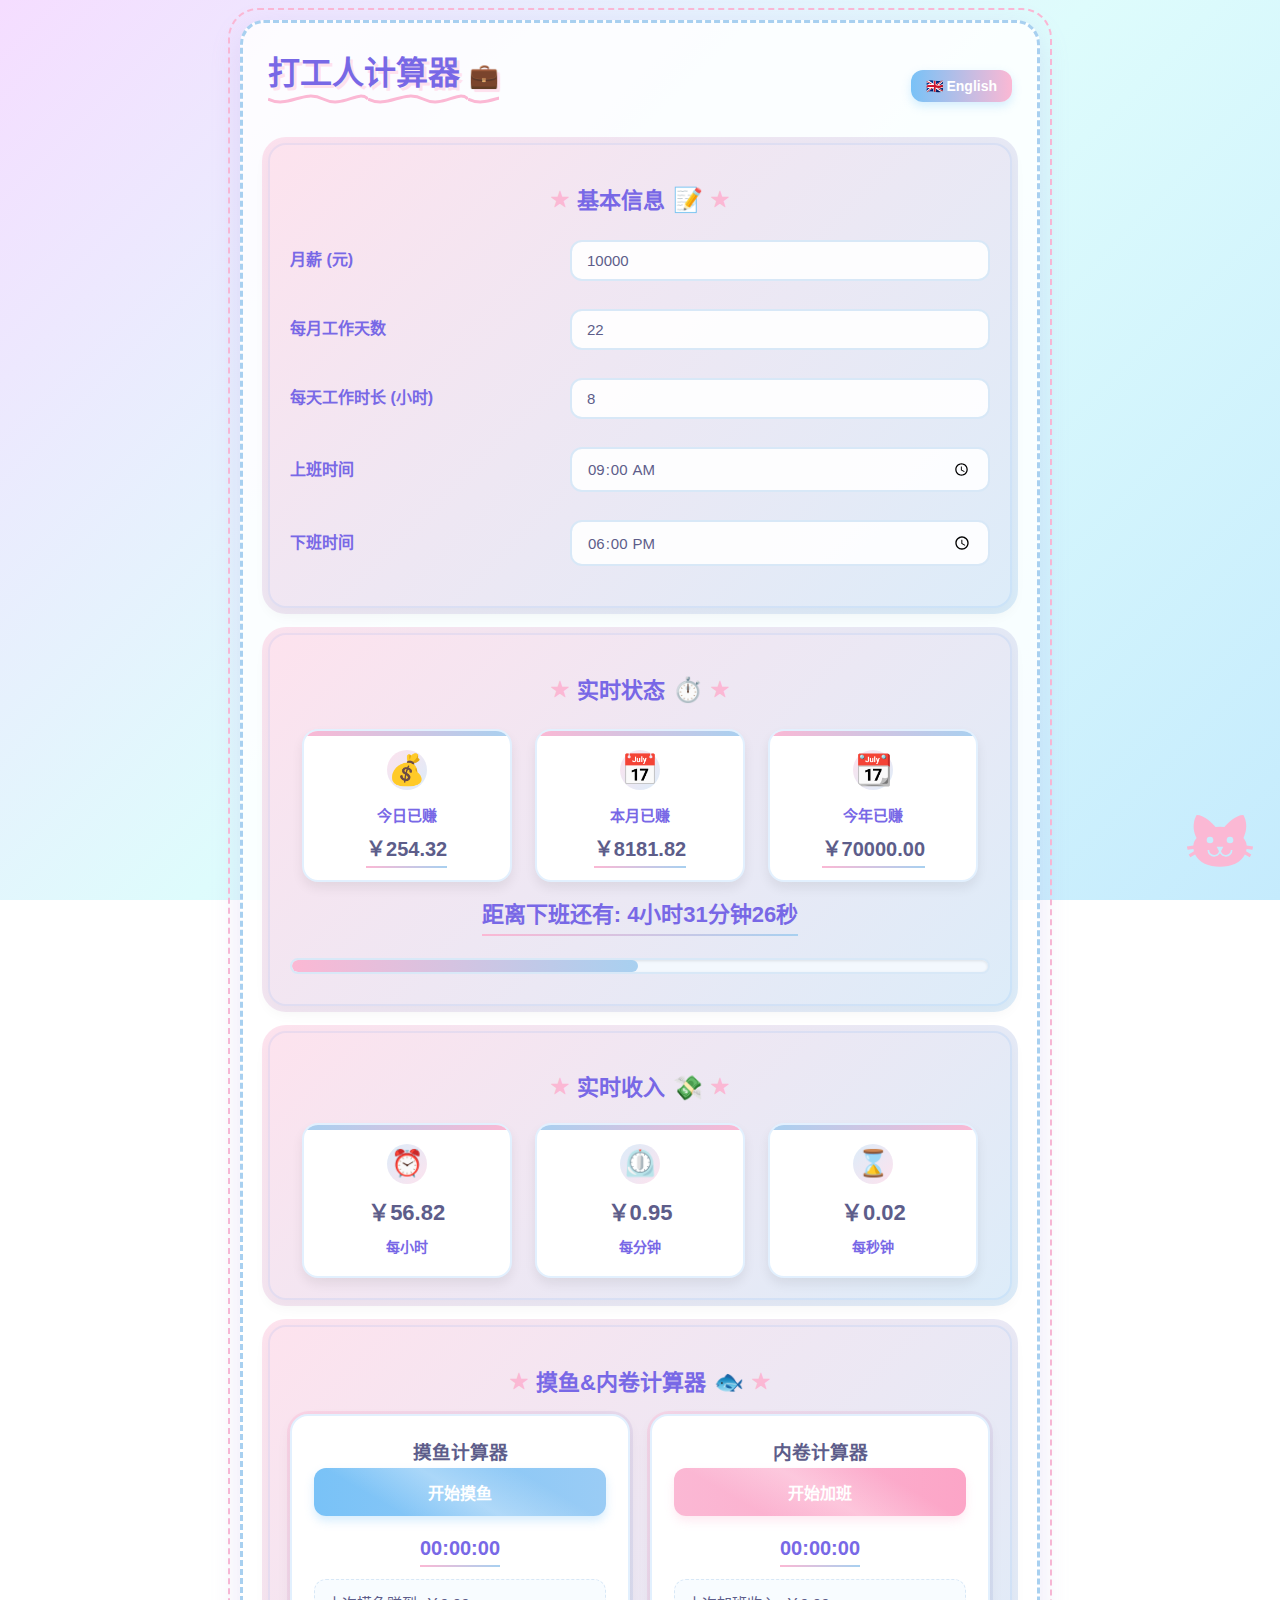
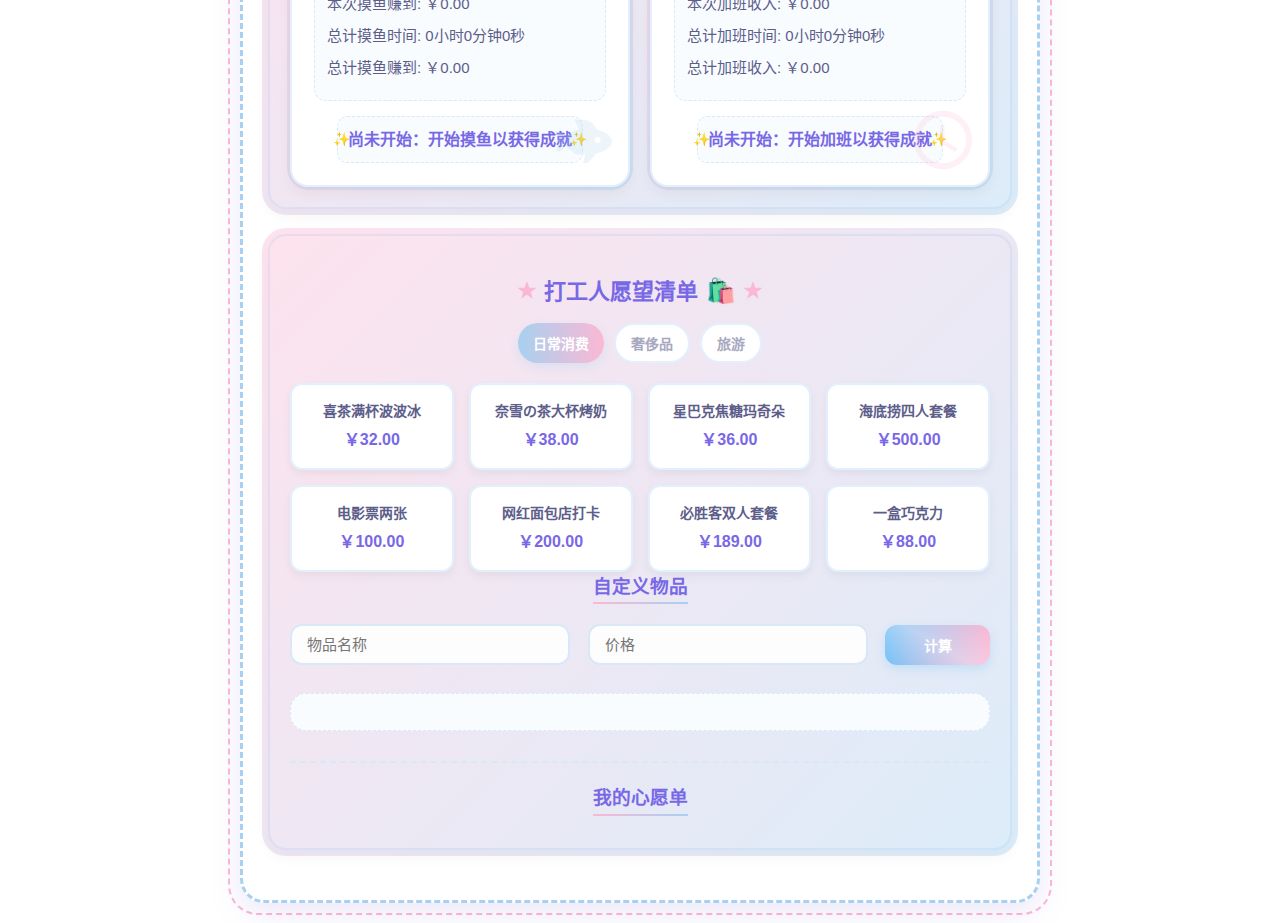
<file: index.html>
<!DOCTYPE html>
<html lang="zh-CN">
<head>
    <!-- Google tag (gtag.js) -->
    <script async src="https://www.googletagmanager.com/gtag/js?id=G-7CN09CNJZS"></script>
    <script>
      window.dataLayer = window.dataLayer || [];
      function gtag(){dataLayer.push(arguments);}
      gtag('js', new Date());

      gtag('config', 'G-7CN09CNJZS');
    </script>
    <meta charset="UTF-8">
    <meta name="viewport" content="width=device-width, initial-scale=1.0">
    <title>打工人计算器</title>
    <link rel="stylesheet" href="styles.css">
</head>
<body>
    <div class="container">
        <div class="header-container">
            <h1>打工人计算器 <span class="emoji">💼</span></h1>
            <button class="language-switch" onclick="window.location.href='../Salary-calculator EN/index-en.html'">🇬🇧 English</button>
        </div>
        
        <!-- 基本信息 -->
        <div class="section">
            <h2>基本信息 <span class="emoji">📝</span></h2>
            <div class="input-group">
                <label for="monthlySalary">月薪 (元)</label>
                <input type="number" id="monthlySalary" placeholder="输入你的月薪" min="0" step="100" value="10000">
            </div>
            <div class="input-group">
                <label for="workDays">每月工作天数</label>
                <input type="number" id="workDays" placeholder="工作天数" min="1" max="31" value="22">
            </div>
            <div class="input-group">
                <label for="workHours">每天工作时长 (小时)</label>
                <input type="number" id="workHours" placeholder="工作时长" min="1" max="24" value="8">
            </div>
            <div class="input-group">
                <label for="workStartTime">上班时间</label>
                <input type="time" id="workStartTime" value="09:00">
            </div>
            <div class="input-group">
                <label for="workEndTime">下班时间</label>
                <input type="time" id="workEndTime" value="18:00">
            </div>
        </div>
        
<!-- 实时状态 -->
<div class="section">
    <h2>实时状态 <span class="emoji">⏱️</span></h2>
    <div class="earnings-container">
        <div class="earning-item">
            <div class="earning-icon">💰</div>
            <div class="earning-details">
                <div class="earning-label">今日已赚</div>
                <div class="earning-value" id="todayEarned">￥0.00</div>
            </div>
        </div>
        <div class="earning-item">
            <div class="earning-icon">📅</div>
            <div class="earning-details">
                <div class="earning-label">本月已赚</div>
                <div class="earning-value" id="monthlyEarned">￥0.00</div>
            </div>
        </div>
        <div class="earning-item">
            <div class="earning-icon">📆</div>
            <div class="earning-details">
                <div class="earning-label">今年已赚</div>
                <div class="earning-value" id="yearlyEarned">￥0.00</div>
            </div>
        </div>
    </div>
    
    <p class="countdown">距离下班还有: <span id="countdown">计算中...</span></p>
    <div class="countdown-progress-container">
        <div class="countdown-progress" id="countdownProgress"></div>
    </div>
</div>

<!-- 实时收入 -->
<div class="section">
    <h2>实时收入 <span class="emoji">💸</span></h2>
    <div class="income-box">
        <div class="income-item">
            <div class="income-icon">⏰</div>
            <div class="income-rate" id="hourRate">￥0.00</div>
            <div class="income-label">每小时</div>
        </div>
        <div class="income-item">
            <div class="income-icon">⏲️</div>
            <div class="income-rate" id="minuteRate">￥0.00</div>
            <div class="income-label">每分钟</div>
        </div>
        <div class="income-item">
            <div class="income-icon">⌛</div>
            <div class="income-rate" id="secondRate">￥0.00</div>
            <div class="income-label">每秒钟</div>
        </div>
    </div>
</div>
        
        <!-- 摸鱼/内卷计算器 -->
        <div class="section">
            <h2>摸鱼&内卷计算器 <span class="emoji">🐟</span></h2>
            <div class="calculator-container">
                <div class="calculator-box fish-box">
                    <h3>摸鱼计算器</h3>
                    <button id="fishButton" class="fish-button">开始摸鱼</button>
                    <div class="timer" id="fishTimer">00:00:00</div>
                    <div class="money-info">
                        <div>本次摸鱼赚到: <span id="currentFishMoney">￥0.00</span></div>
                        <div>总计摸鱼时间: <span id="totalFishTime">0小时0分钟0秒</span></div>
                        <div>总计摸鱼赚到: <span id="totalFishMoney">￥0.00</span></div>
                    </div>
                    <div class="achievement" id="fishAchievement">尚未开始：开始摸鱼以获得成就</div>
                </div>
                
                <div class="calculator-box overwork-box">
                    <h3>内卷计算器</h3>
                    <button id="overworkButton" class="overwork-button">开始加班</button>
                    <div class="timer" id="overworkTimer">00:00:00</div>
                    <div class="money-info">
                        <div>本次加班收入: <span id="currentOverworkMoney">￥0.00</span></div>
                        <div>总计加班时间: <span id="totalOverworkTime">0小时0分钟0秒</span></div>
                        <div>总计加班收入: <span id="totalOverworkMoney">￥0.00</span></div>
                    </div>
                    <div class="achievement" id="overworkAchievement">尚未开始：开始加班以获得成就</div>
                </div>
            </div>
        </div>
        
        <!-- 物品换算 -->
        <div class="section">
            <h2>打工人愿望清单 <span class="emoji">🛍️</span></h2>
            
            <div class="category-selector">
                <button class="category-btn active" data-category="daily">日常消费</button>
                <button class="category-btn" data-category="luxury">奢侈品</button>
                <button class="category-btn" data-category="travel">旅游</button>
            </div>
            
            <div class="item-grid">
                <!-- 物品会通过JS动态添加 -->
            </div>
            
            <div class="custom-item">
                <h3>自定义物品</h3>
                <div class="input-group">
                    <input type="text" id="customName" placeholder="物品名称">
                    <input type="number" id="customPrice" placeholder="价格">
                    <button id="addCustomItem">计算</button>
                </div>
            </div>
            
            <div class="wishlist-result">
                <!-- 计算结果会显示在这里 -->
            </div>
            
            <div class="my-wishlist">
                <h3>我的心愿单</h3>
                <div class="my-wishlist-items">
                    <!-- 心愿单项目会通过JS动态添加 -->
                </div>
            </div>
        </div>
    </div>
    
    <div class="cat-character">
        <div class="cat-speech">喵~加油工作吧，我在这里陪着你！</div>
    </div>
    
    <script src="script.js"></script>
</body>
</html>
</file>
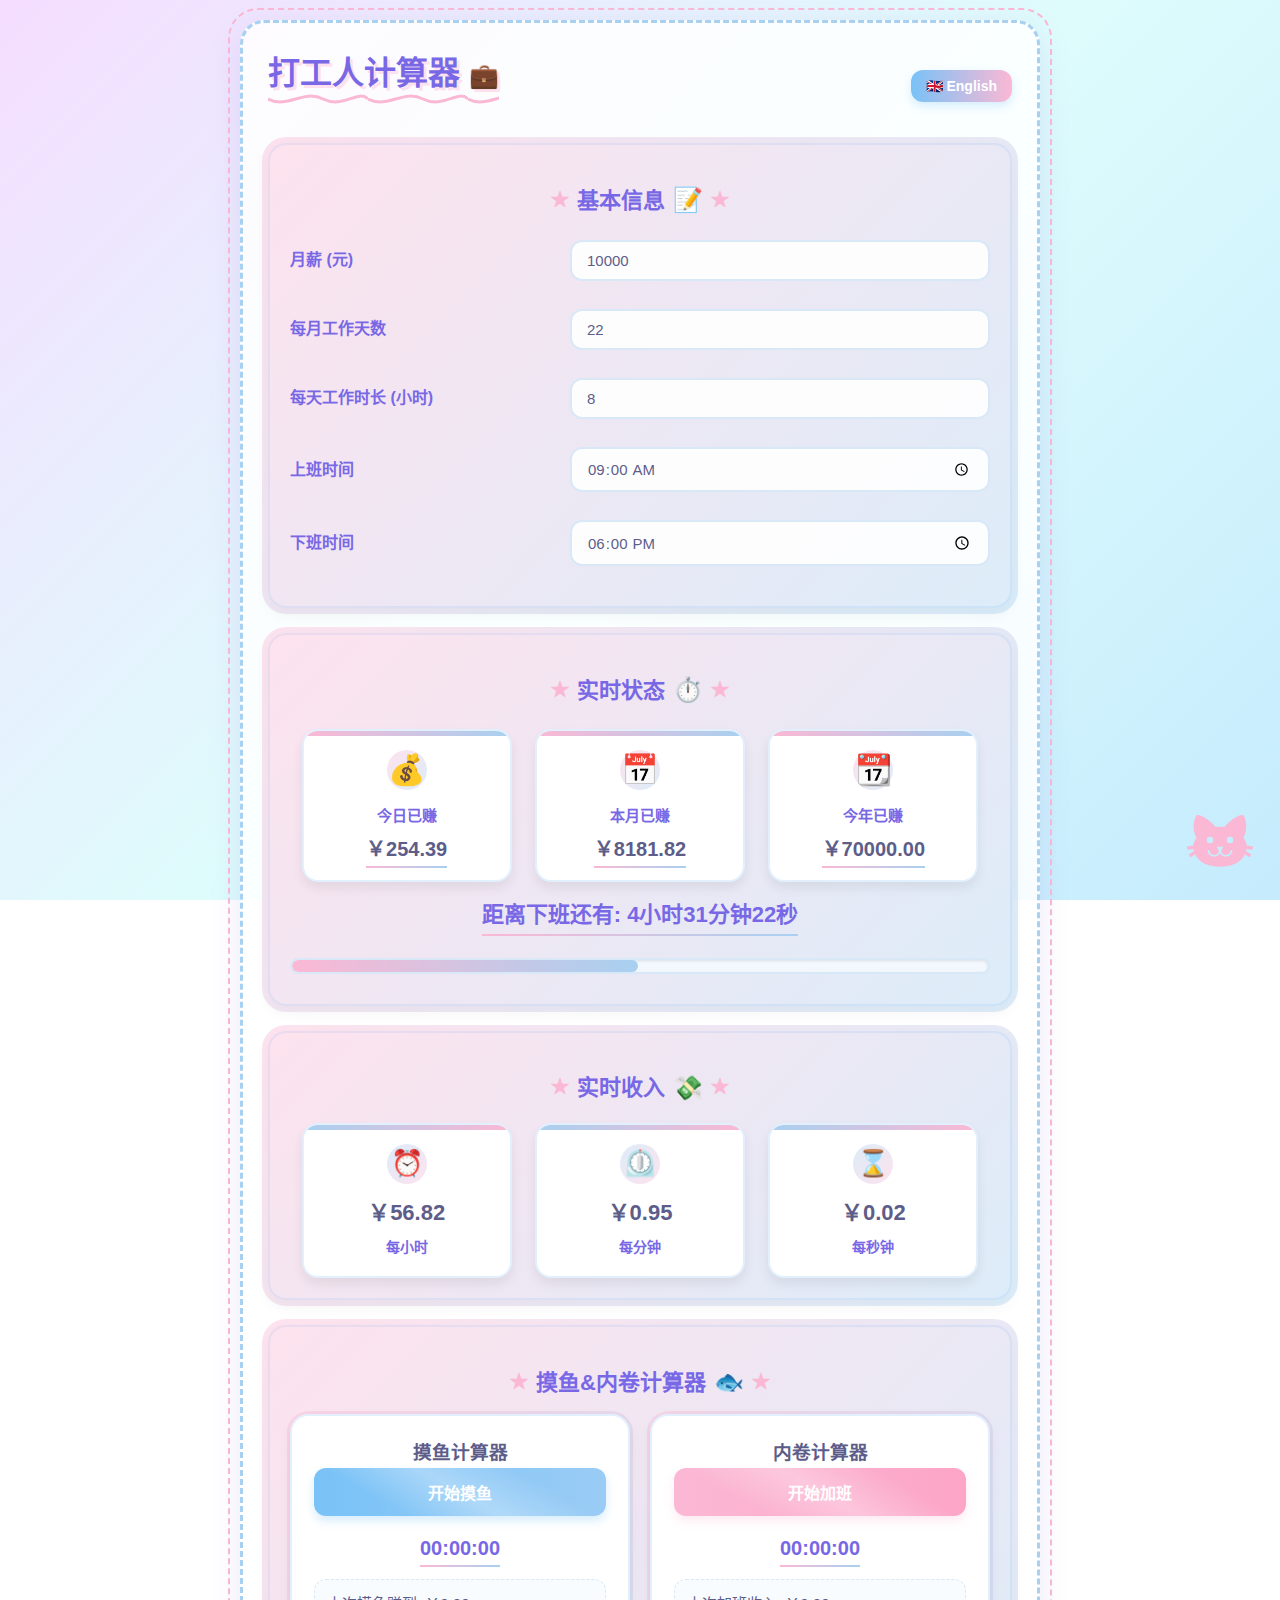
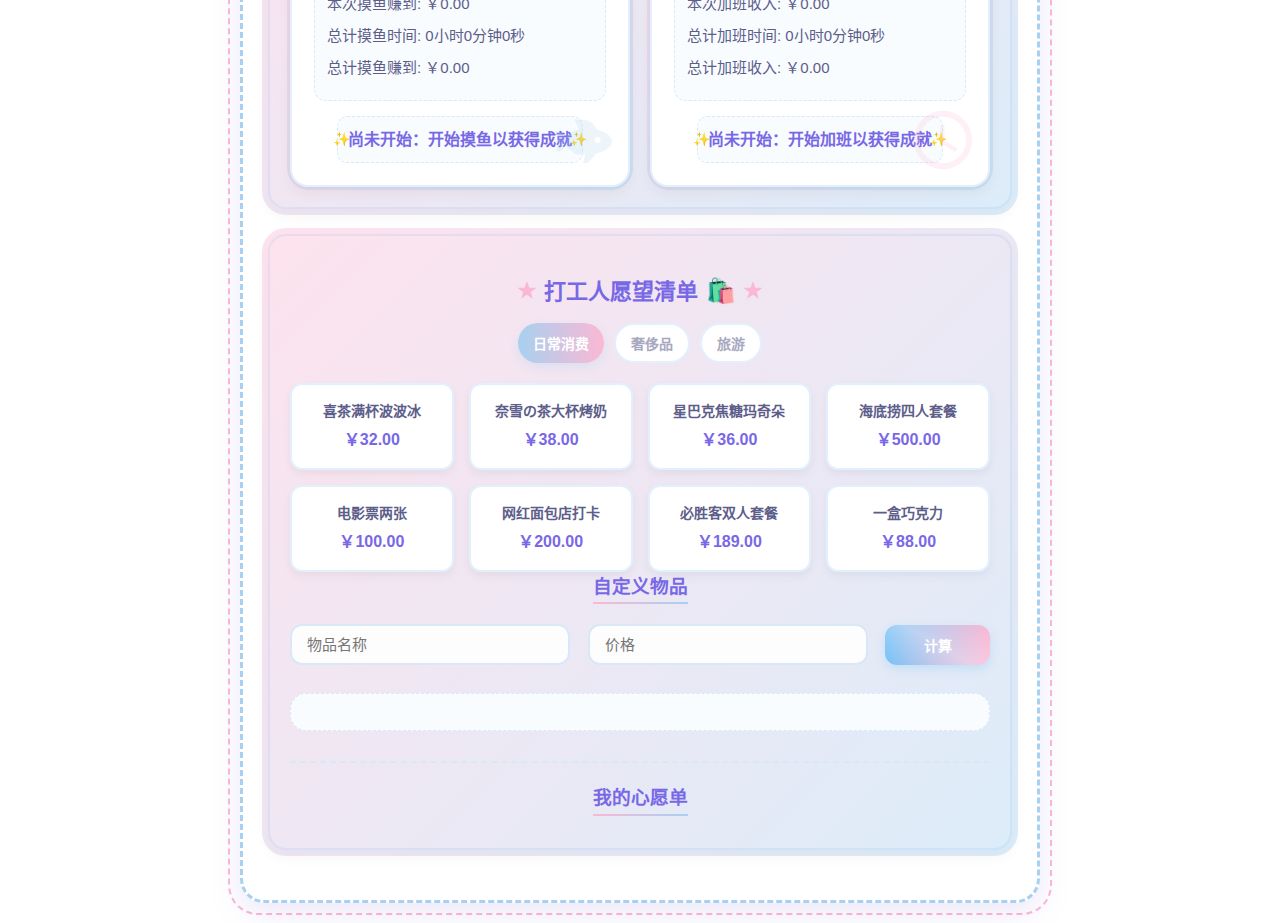
<file: Salary-calculator CN/index.html>
<!DOCTYPE html>
<html lang="zh-CN">
<head>
    <meta charset="UTF-8">
    <meta name="viewport" content="width=device-width, initial-scale=1.0">
    <title>打工人计算器</title>
    <link rel="stylesheet" href="styles.css">
</head>
<body>
    <div class="container">
        <div class="header-container">
            <h1>打工人计算器 <span class="emoji">💼</span></h1>
            <button class="language-switch" onclick="window.location.href='../Salary-calculator EN/index-en.html'">🇬🇧 English</button>
        </div>
        
        <!-- 基本信息 -->
        <div class="section">
            <h2>基本信息 <span class="emoji">📝</span></h2>
            <div class="input-group">
                <label for="monthlySalary">月薪 (元)</label>
                <input type="number" id="monthlySalary" placeholder="输入你的月薪" min="0" step="100" value="10000">
            </div>
            <div class="input-group">
                <label for="workDays">每月工作天数</label>
                <input type="number" id="workDays" placeholder="工作天数" min="1" max="31" value="22">
            </div>
            <div class="input-group">
                <label for="workHours">每天工作时长 (小时)</label>
                <input type="number" id="workHours" placeholder="工作时长" min="1" max="24" value="8">
            </div>
            <div class="input-group">
                <label for="workStartTime">上班时间</label>
                <input type="time" id="workStartTime" value="09:00">
            </div>
            <div class="input-group">
                <label for="workEndTime">下班时间</label>
                <input type="time" id="workEndTime" value="18:00">
            </div>
        </div>
        
<!-- 实时状态 -->
<div class="section">
    <h2>实时状态 <span class="emoji">⏱️</span></h2>
    <div class="earnings-container">
        <div class="earning-item">
            <div class="earning-icon">💰</div>
            <div class="earning-details">
                <div class="earning-label">今日已赚</div>
                <div class="earning-value" id="todayEarned">￥0.00</div>
            </div>
        </div>
        <div class="earning-item">
            <div class="earning-icon">📅</div>
            <div class="earning-details">
                <div class="earning-label">本月已赚</div>
                <div class="earning-value" id="monthlyEarned">￥0.00</div>
            </div>
        </div>
        <div class="earning-item">
            <div class="earning-icon">📆</div>
            <div class="earning-details">
                <div class="earning-label">今年已赚</div>
                <div class="earning-value" id="yearlyEarned">￥0.00</div>
            </div>
        </div>
    </div>
    
    <p class="countdown">距离下班还有: <span id="countdown">计算中...</span></p>
    <div class="countdown-progress-container">
        <div class="countdown-progress" id="countdownProgress"></div>
    </div>
</div>

<!-- 实时收入 -->
<div class="section">
    <h2>实时收入 <span class="emoji">💸</span></h2>
    <div class="income-box">
        <div class="income-item">
            <div class="income-icon">⏰</div>
            <div class="income-rate" id="hourRate">￥0.00</div>
            <div class="income-label">每小时</div>
        </div>
        <div class="income-item">
            <div class="income-icon">⏲️</div>
            <div class="income-rate" id="minuteRate">￥0.00</div>
            <div class="income-label">每分钟</div>
        </div>
        <div class="income-item">
            <div class="income-icon">⌛</div>
            <div class="income-rate" id="secondRate">￥0.00</div>
            <div class="income-label">每秒钟</div>
        </div>
    </div>
</div>
        
        <!-- 摸鱼/内卷计算器 -->
        <div class="section">
            <h2>摸鱼&内卷计算器 <span class="emoji">🐟</span></h2>
            <div class="calculator-container">
                <div class="calculator-box fish-box">
                    <h3>摸鱼计算器</h3>
                    <button id="fishButton" class="fish-button">开始摸鱼</button>
                    <div class="timer" id="fishTimer">00:00:00</div>
                    <div class="money-info">
                        <div>本次摸鱼赚到: <span id="currentFishMoney">￥0.00</span></div>
                        <div>总计摸鱼时间: <span id="totalFishTime">0小时0分钟0秒</span></div>
                        <div>总计摸鱼赚到: <span id="totalFishMoney">￥0.00</span></div>
                    </div>
                    <div class="achievement" id="fishAchievement">尚未开始：开始摸鱼以获得成就</div>
                </div>
                
                <div class="calculator-box overwork-box">
                    <h3>内卷计算器</h3>
                    <button id="overworkButton" class="overwork-button">开始加班</button>
                    <div class="timer" id="overworkTimer">00:00:00</div>
                    <div class="money-info">
                        <div>本次加班收入: <span id="currentOverworkMoney">￥0.00</span></div>
                        <div>总计加班时间: <span id="totalOverworkTime">0小时0分钟0秒</span></div>
                        <div>总计加班收入: <span id="totalOverworkMoney">￥0.00</span></div>
                    </div>
                    <div class="achievement" id="overworkAchievement">尚未开始：开始加班以获得成就</div>
                </div>
            </div>
        </div>
        
        <!-- 物品换算 -->
        <div class="section">
            <h2>打工人愿望清单 <span class="emoji">🛍️</span></h2>
            
            <div class="category-selector">
                <button class="category-btn active" data-category="daily">日常消费</button>
                <button class="category-btn" data-category="luxury">奢侈品</button>
                <button class="category-btn" data-category="travel">旅游</button>
            </div>
            
            <div class="item-grid">
                <!-- 物品会通过JS动态添加 -->
            </div>
            
            <div class="custom-item">
                <h3>自定义物品</h3>
                <div class="input-group">
                    <input type="text" id="customName" placeholder="物品名称">
                    <input type="number" id="customPrice" placeholder="价格">
                    <button id="addCustomItem">计算</button>
                </div>
            </div>
            
            <div class="wishlist-result">
                <!-- 计算结果会显示在这里 -->
            </div>
            
            <div class="my-wishlist">
                <h3>我的心愿单</h3>
                <div class="my-wishlist-items">
                    <!-- 心愿单项目会通过JS动态添加 -->
                </div>
            </div>
        </div>
    </div>
    
    <div class="cat-character">
        <div class="cat-speech">喵~加油工作吧，我在这里陪着你！</div>
    </div>
    
    <script src="script.js"></script>
</body>
</html>
</file>
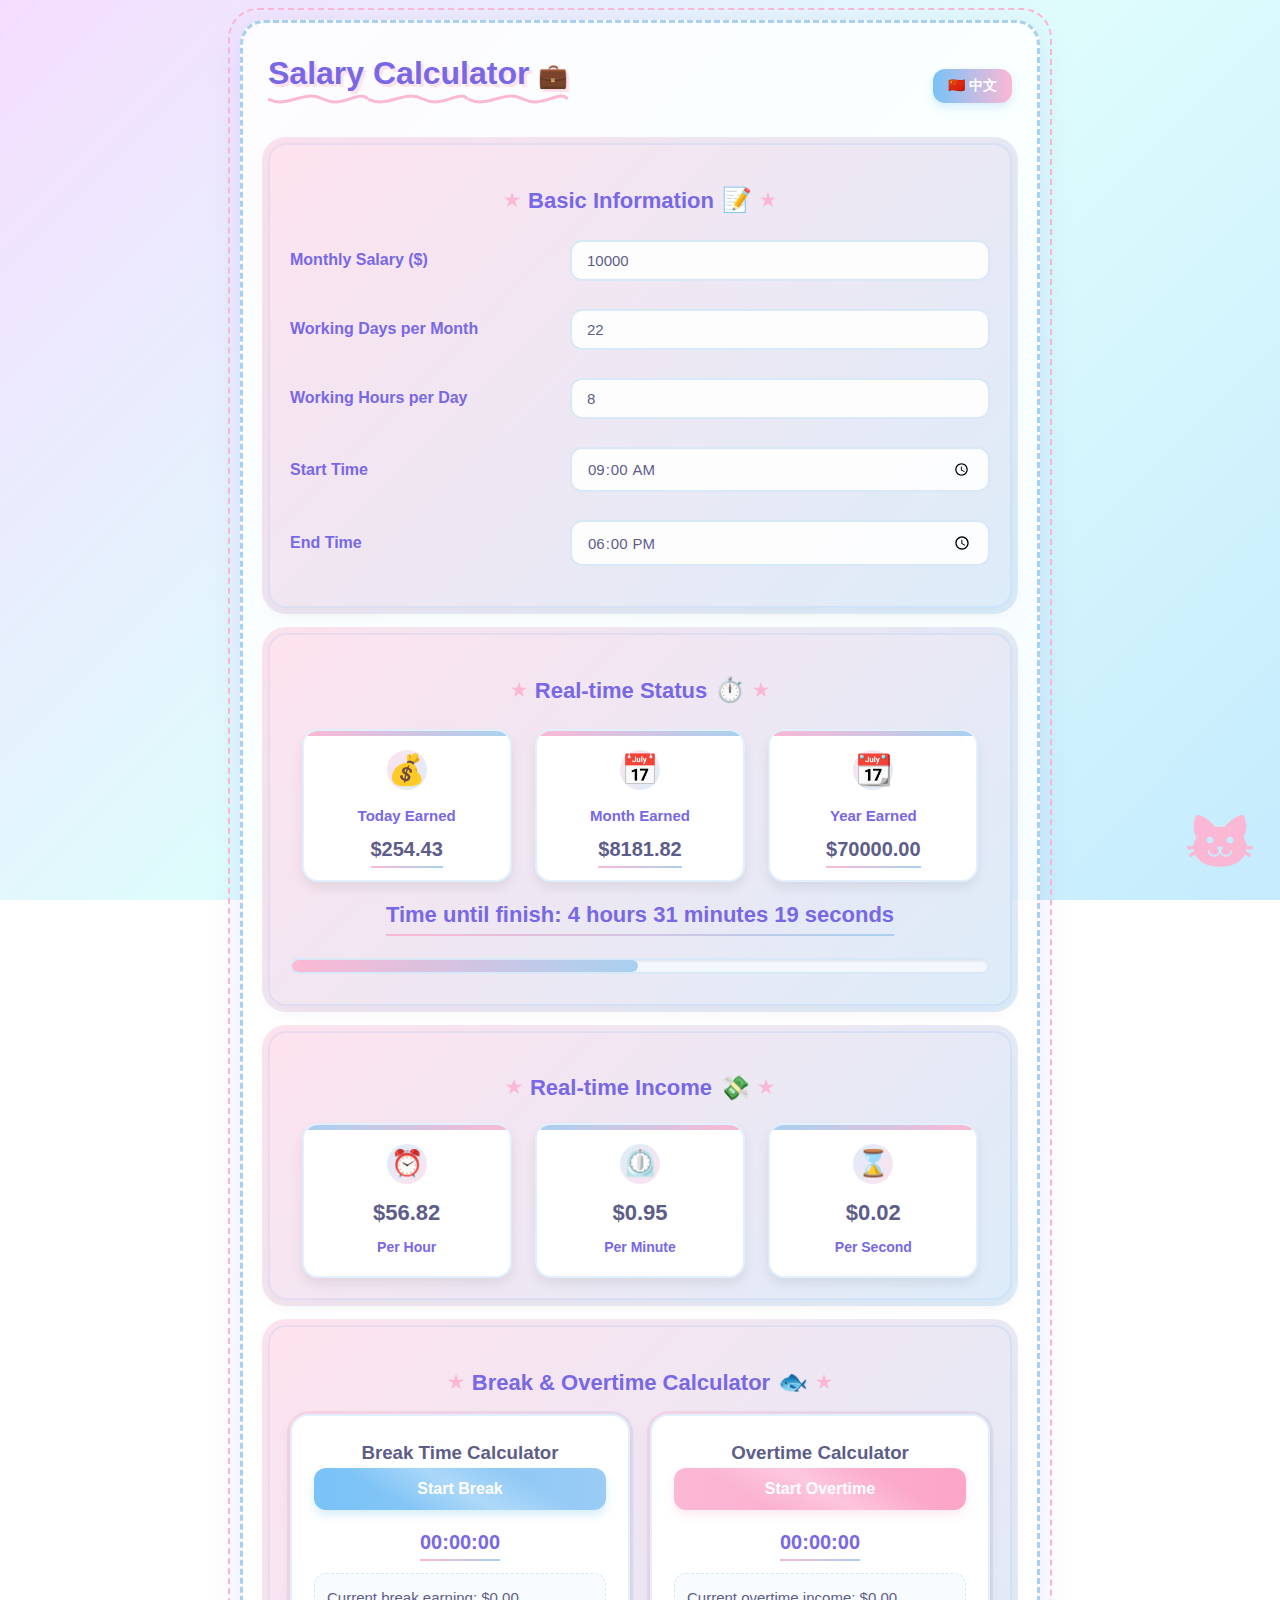
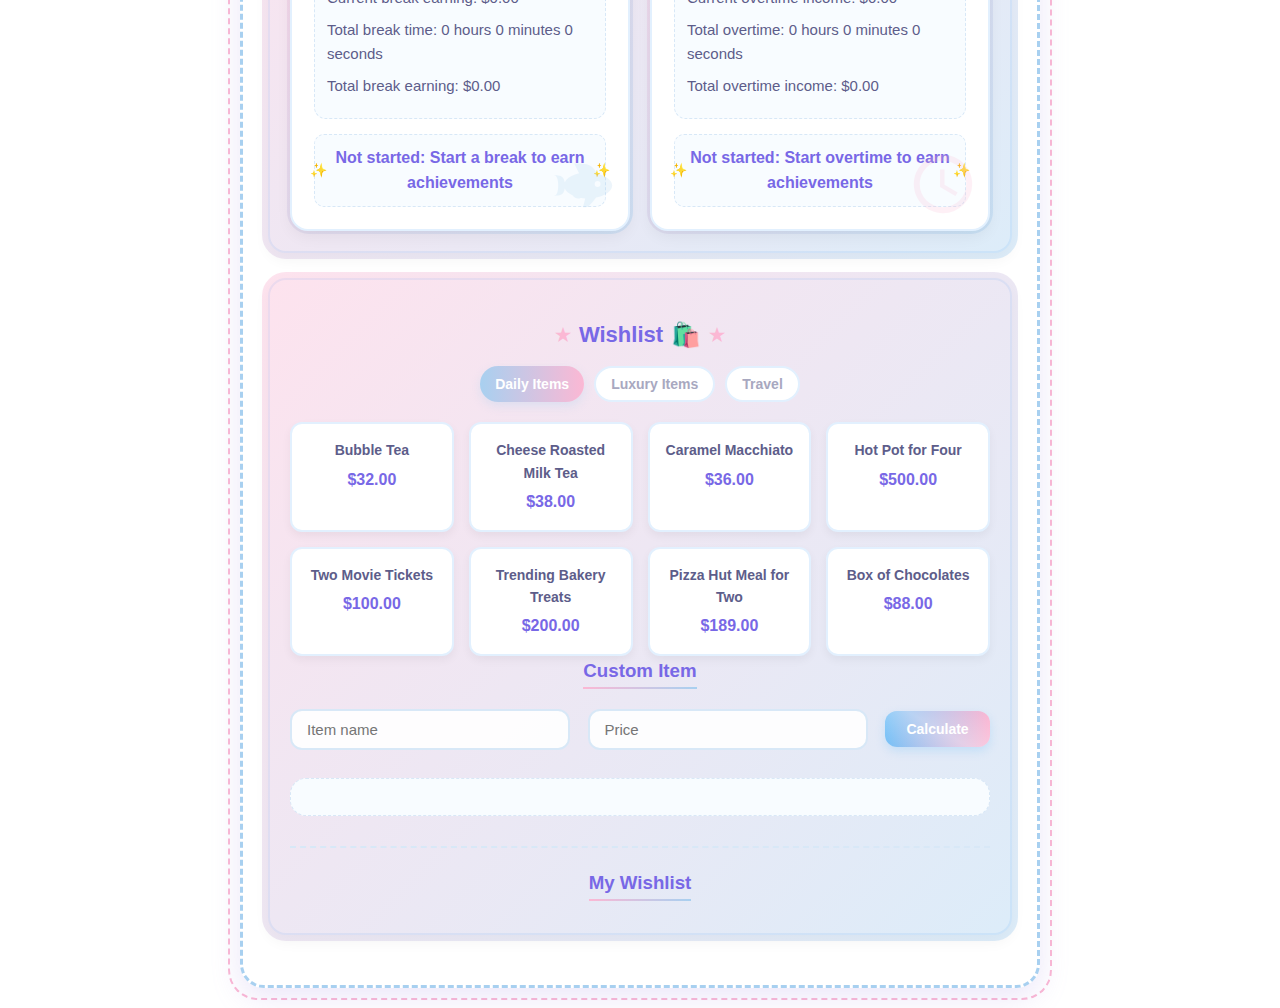
<file: Salary-calculator EN/index-en.html>
<!DOCTYPE html>
<html lang="en">
<head>
    <meta charset="UTF-8">
    <meta name="viewport" content="width=device-width, initial-scale=1.0">
    <title>Salary Calculator</title>
    <link rel="stylesheet" href="styles-en.css">
</head>
<body>
    <div class="container">
        <div class="header-container">
            <h1>Salary Calculator <span class="emoji">💼</span></h1>
            <button class="language-switch" onclick="window.location.href='../Salary-calculator CN/index.html'">🇨🇳 中文</button>
        </div>
        
        <!-- Basic Information -->
        <div class="section">
            <h2>Basic Information <span class="emoji">📝</span></h2>
            <div class="input-group">
                <label for="monthlySalary">Monthly Salary ($)</label>
                <input type="number" id="monthlySalary" placeholder="Enter your monthly salary" min="0" step="100" value="10000">
            </div>
            <div class="input-group">
                <label for="workDays">Working Days per Month</label>
                <input type="number" id="workDays" placeholder="Working days" min="1" max="31" value="22">
            </div>
            <div class="input-group">
                <label for="workHours">Working Hours per Day</label>
                <input type="number" id="workHours" placeholder="Working hours" min="1" max="24" value="8">
            </div>
            <div class="input-group">
                <label for="workStartTime">Start Time</label>
                <input type="time" id="workStartTime" value="09:00">
            </div>
            <div class="input-group">
                <label for="workEndTime">End Time</label>
                <input type="time" id="workEndTime" value="18:00">
            </div>
        </div>
        
<!-- Real-time Status -->
<div class="section">
    <h2>Real-time Status <span class="emoji">⏱️</span></h2>
    <div class="earnings-container">
        <div class="earning-item">
            <div class="earning-icon">💰</div>
            <div class="earning-details">
                <div class="earning-label">Today Earned</div>
                <div class="earning-value" id="todayEarned">$0.00</div>
            </div>
        </div>
        <div class="earning-item">
            <div class="earning-icon">📅</div>
            <div class="earning-details">
                <div class="earning-label">Month Earned</div>
                <div class="earning-value" id="monthlyEarned">$0.00</div>
            </div>
        </div>
        <div class="earning-item">
            <div class="earning-icon">📆</div>
            <div class="earning-details">
                <div class="earning-label">Year Earned</div>
                <div class="earning-value" id="yearlyEarned">$0.00</div>
            </div>
        </div>
    </div>
    
    <p class="countdown">Time until finish: <span id="countdown">Calculating...</span></p>
    <div class="countdown-progress-container">
        <div class="countdown-progress" id="countdownProgress"></div>
    </div>
</div>

<!-- Real-time Income -->
<div class="section">
    <h2>Real-time Income <span class="emoji">💸</span></h2>
    <div class="income-box">
        <div class="income-item">
            <div class="income-icon">⏰</div>
            <div class="income-rate" id="hourRate">$0.00</div>
            <div class="income-label">Per Hour</div>
        </div>
        <div class="income-item">
            <div class="income-icon">⏲️</div>
            <div class="income-rate" id="minuteRate">$0.00</div>
            <div class="income-label">Per Minute</div>
        </div>
        <div class="income-item">
            <div class="income-icon">⌛</div>
            <div class="income-rate" id="secondRate">$0.00</div>
            <div class="income-label">Per Second</div>
        </div>
    </div>
</div>
        
        <!-- Slacking Off/Overtime Calculator -->
        <div class="section">
            <h2>Break & Overtime Calculator <span class="emoji">🐟</span></h2>
            <div class="calculator-container">
                <div class="calculator-box fish-box">
                    <h3>Break Time Calculator</h3>
                    <button id="fishButton" class="fish-button">Start Break</button>
                    <div class="timer" id="fishTimer">00:00:00</div>
                    <div class="money-info">
                        <div>Current break earning: <span id="currentFishMoney">$0.00</span></div>
                        <div>Total break time: <span id="totalFishTime">0 hours 0 minutes 0 seconds</span></div>
                        <div>Total break earning: <span id="totalFishMoney">$0.00</span></div>
                    </div>
                    <div class="achievement" id="fishAchievement">Not started: Start a break to earn achievements</div>
                </div>
                
                <div class="calculator-box overwork-box">
                    <h3>Overtime Calculator</h3>
                    <button id="overworkButton" class="overwork-button">Start Overtime</button>
                    <div class="timer" id="overworkTimer">00:00:00</div>
                    <div class="money-info">
                        <div>Current overtime income: <span id="currentOverworkMoney">$0.00</span></div>
                        <div>Total overtime: <span id="totalOverworkTime">0 hours 0 minutes 0 seconds</span></div>
                        <div>Total overtime income: <span id="totalOverworkMoney">$0.00</span></div>
                    </div>
                    <div class="achievement" id="overworkAchievement">Not started: Start overtime to earn achievements</div>
                </div>
            </div>
        </div>
        
        <!-- Item Conversion -->
        <div class="section">
            <h2>Wishlist <span class="emoji">🛍️</span></h2>
            
            <div class="category-selector">
                <button class="category-btn active" data-category="daily">Daily Items</button>
                <button class="category-btn" data-category="luxury">Luxury Items</button>
                <button class="category-btn" data-category="travel">Travel</button>
            </div>
            
            <div class="item-grid">
                <!-- Items will be dynamically added via JS -->
            </div>
            
            <div class="custom-item">
                <h3>Custom Item</h3>
                <div class="input-group">
                    <input type="text" id="customName" placeholder="Item name">
                    <input type="number" id="customPrice" placeholder="Price">
                    <button id="addCustomItem">Calculate</button>
                </div>
            </div>
            
            <div class="wishlist-result">
                <!-- Calculation results will be displayed here -->
            </div>
            
            <div class="my-wishlist">
                <h3>My Wishlist</h3>
                <div class="my-wishlist-items">
                    <!-- Wishlist items will be dynamically added via JS -->
                </div>
            </div>
        </div>
    </div>
    
    <div class="cat-character">
        <div class="cat-speech">Meow~ Keep working, I'm here with you!</div>
    </div>
    
    <script src="script-en.js"></script>
</body>
</html>
</file>
<file: styles.css>
* {
    margin: 0;
    padding: 0;
    box-sizing: border-box;
    font-family: 'PingFang SC', 'Microsoft YaHei', sans-serif;
}

body {
    background: linear-gradient(135deg, #f5ddff 0%, #defcfc 50%, #c5ebfd 100%);
    color: #5d5d8a;
    line-height: 1.6;
    background-size: cover;
    background-attachment: fixed;
}

.container {
    max-width: 800px;
    margin: 20px auto;
    padding: 25px;
    background-color: rgba(255, 255, 255, 0.85);
    border-radius: 24px;
    box-shadow: 0 10px 30px rgba(162, 136, 227, 0.2);
    text-align: center;
    border: 3px dashed #a8d0f0;
    position: relative;
}

.container::before {
    content: '';
    position: absolute;
    top: -15px;
    left: -15px;
    right: -15px;
    bottom: -15px;
    border: 2px dashed #fbb8d4;
    border-radius: 30px;
    z-index: -1;
}

h1 {
    color: #7868e6;
    text-align: center;
    margin-bottom: 24px;
    font-size: 32px;
    font-weight: 700;
    text-shadow: 3px 3px 0 rgba(255, 214, 231, 0.7);
    position: relative;
    display: inline-block;
}

h1::after {
    content: '';
    position: absolute;
    bottom: -5px;
    left: 0;
    width: 100%;
    height: 10px;
    background: url("data:image/svg+xml,%3Csvg width='100' height='10' xmlns='http://www.w3.org/2000/svg'%3E%3Cpath d='M0,5 C20,15 35,-5 55,5 C75,15 90,-5 100,5' stroke='%23fbb8d4' fill='none' stroke-width='3'/%3E%3C/svg%3E");
    background-size: 100px 10px;
    background-repeat: repeat-x;
}

h2 {
    color: #7868e6;
    margin: 16px 0 12px;
    font-size: 22px;
    display: flex;
    align-items: center;
    justify-content: center;
    gap: 8px;
    position: relative;
}

h2::before, h2::after {
    content: '★';
    font-size: 18px;
    color: #fbb8d4;
}

.section {
    background-color: #ffffff;
    border-radius: 18px;
    padding: 20px;
    margin-bottom: 25px;
    box-shadow: 0 6px 15px rgba(0, 0, 0, 0.05);
    border: 2px solid #e2f0fe;
    position: relative;
    z-index: 1;
}

.section::before {
    content: '';
    position: absolute;
    top: -8px;
    left: -8px;
    right: -8px;
    bottom: -8px;
    background: linear-gradient(135deg, #fbb8d4, #a8d0f0);
    border-radius: 24px;
    z-index: -1;
    opacity: 0.4;
}

.input-group {
    display: flex;
    flex-direction: row;
    align-items: center;
    justify-content: space-between;
    margin-bottom: 12px;
    padding: 8px 0;
}

.input-group label {
    width: 40%;
    font-weight: 600;
    color: #7868e6;
    text-align: left;
    position: relative;
}

.input-group input, 
.input-group select {
    width: 60%;
    padding: 10px 15px;
    border: 2px solid #d8e8f7;
    border-radius: 12px;
    font-size: 15px;
    color: #5d5d8a;
    background-color: rgba(255, 255, 255, 0.9);
    transition: all 0.3s ease;
}

.input-group input:focus, 
.input-group select:focus {
    outline: none;
    border-color: #fbb8d4;
    box-shadow: 0 0 0 3px rgba(251, 184, 212, 0.3);
}

.emoji {
    font-size: 24px;
    position: relative;
    display: inline-block;
    animation: float 3s ease-in-out infinite;
}

@keyframes float {
    0%, 100% { transform: translateY(0); }
    50% { transform: translateY(-6px); }
}

/* 进度条样式 */
.countdown {
    margin: 15px 0;
    font-size: 22px;
    font-weight: 600;
    color: #7868e6;
    position: relative;
    display: inline-block;
}

.countdown::after {
    content: '';
    position: absolute;
    bottom: -3px;
    left: 0;
    width: 100%;
    height: 2px;
    background: linear-gradient(to right, #fbb8d4, #a8d0f0);
}

.progress-bar {
    width: 100%;
    height: 15px;
    background-color: #f3f8fe;
    border-radius: 20px;
    overflow: hidden;
    margin-bottom: 20px;
    border: 2px solid #d8e8f7;
    position: relative;
}

.progress-bar::before {
    content: '';
    position: absolute;
    top: 0;
    left: 0;
    right: 0;
    bottom: 0;
    background: url("data:image/svg+xml,%3Csvg width='70' height='15' xmlns='http://www.w3.org/2000/svg'%3E%3Cpath d='M0,10 C10,5 20,15 30,10 C40,5 50,15 60,10 C70,5' stroke='%23e2f0fe' fill='none' stroke-width='2'/%3E%3C/svg%3E");
    background-size: 70px 15px;
    opacity: 0.5;
}

.progress {
    height: 100%;
    background: linear-gradient(to right, #a8d0f0, #fbb8d4);
    border-radius: 20px;
    transition: width 0.3s ease;
    position: relative;
}

.progress::after {
    content: '';
    position: absolute;
    top: 0;
    right: 0;
    width: 15px;
    height: 100%;
    background: url("data:image/svg+xml,%3Csvg width='15' height='15' xmlns='http://www.w3.org/2000/svg'%3E%3Ccircle cx='7.5' cy='7.5' r='5' fill='%23ffffff' fill-opacity='0.6'/%3E%3C/svg%3E");
    background-size: 15px 15px;
}

/* 收入卡片样式 */
.earnings-container {
    display: flex;
    justify-content: space-around;
    margin-top: 20px;
}

.earning-item {
    background: #ffffff;
    border-radius: 16px;
    padding: 15px;
    width: 30%;
    display: flex;
    flex-direction: column;
    align-items: center;
    box-shadow: 0 6px 12px rgba(0, 0, 0, 0.07);
    transition: transform 0.3s ease, box-shadow 0.3s ease;
    border: 2px solid #e2f0fe;
    position: relative;
    overflow: hidden;
}

.earning-item::before {
    content: '';
    position: absolute;
    top: 0;
    left: 0;
    right: 0;
    height: 5px;
    background: linear-gradient(to right, #fbb8d4, #a8d0f0);
}

.earning-item:hover {
    transform: translateY(-5px);
    box-shadow: 0 12px 25px rgba(0, 0, 0, 0.1);
}

.earning-icon {
    font-size: 30px;
    margin-bottom: 10px;
    position: relative;
    z-index: 1;
}

.earning-icon::after {
    content: '';
    position: absolute;
    width: 40px;
    height: 40px;
    background: linear-gradient(135deg, rgba(251, 184, 212, 0.4), rgba(168, 208, 240, 0.4));
    border-radius: 50%;
    z-index: -1;
    top: 50%;
    left: 50%;
    transform: translate(-50%, -50%);
}

.earning-details {
    width: 100%;
    text-align: center;
}

.earning-label {
    font-size: 15px;
    color: #7868e6;
    margin-bottom: 5px;
    font-weight: 600;
}

.earning-value {
    font-size: 20px;
    font-weight: 700;
    color: #5d5d8a;
    position: relative;
    display: inline-block;
}

.earning-value::after {
    content: '';
    position: absolute;
    bottom: -3px;
    left: 0;
    width: 100%;
    height: 2px;
    background: linear-gradient(to right, #fbb8d4, #a8d0f0);
}

/* 实时收入样式 */
.income-box {
    display: flex;
    justify-content: space-around;
    margin-top: 16px;
}

.income-item {
    width: 30%;
    text-align: center;
    padding: 18px 12px;
    background-color: #ffffff;
    border-radius: 16px;
    box-shadow: 0 6px 12px rgba(0, 0, 0, 0.07);
    transition: transform 0.3s ease, box-shadow 0.3s ease;
    border: 2px solid #e2f0fe;
    position: relative;
    overflow: hidden;
}

.income-item::before {
    content: '';
    position: absolute;
    top: 0;
    left: 0;
    width: 100%;
    height: 5px;
    background: linear-gradient(to right, #a8d0f0, #fbb8d4);
}

.income-item:hover {
    transform: translateY(-5px);
    box-shadow: 0 12px 25px rgba(0, 0, 0, 0.1);
}

.income-icon {
    font-size: 26px;
    margin-bottom: 10px;
    position: relative;
    z-index: 1;
}

.income-icon::after {
    content: '';
    position: absolute;
    width: 40px;
    height: 40px;
    background: linear-gradient(135deg, rgba(168, 208, 240, 0.4), rgba(251, 184, 212, 0.4));
    border-radius: 50%;
    z-index: -1;
    top: 50%;
    left: 50%;
    transform: translate(-50%, -50%);
}

.income-rate {
    font-size: 22px;
    font-weight: 700;
    margin-bottom: 6px;
    color: #5d5d8a;
}

.income-label {
    font-size: 14px;
    color: #7868e6;
    font-weight: 600;
}

/* 摸鱼/内卷计算器样式 */
.calculator-container {
    display: flex;
    justify-content: space-between;
    flex-wrap: wrap;
    gap: 20px;
}

.calculator-box {
    width: calc(50% - 10px);
    padding: 22px;
    background-color: #ffffff;
    border-radius: 18px;
    box-shadow: 0 6px 15px rgba(0, 0, 0, 0.05);
    text-align: center;
    transition: transform 0.3s ease, box-shadow 0.3s ease;
    position: relative;
    border: 2px solid #e2f0fe;
}

.calculator-box::before {
    content: '';
    position: absolute;
    top: -5px;
    left: -5px;
    right: -5px;
    bottom: -5px;
    background: linear-gradient(135deg, rgba(251, 184, 212, 0.4), rgba(168, 208, 240, 0.4));
    border-radius: 22px;
    z-index: -1;
}

.calculator-box:hover {
    transform: translateY(-5px);
    box-shadow: 0 12px 25px rgba(0, 0, 0, 0.1);
}

.fish-box::after, .overwork-box::after {
    content: '';
    position: absolute;
    bottom: 10px;
    right: 10px;
    width: 70px;
    height: 70px;
    background-size: contain;
    background-repeat: no-repeat;
    opacity: 0.2;
}

.fish-box::after {
    background-image: url("data:image/svg+xml,%3Csvg xmlns='http://www.w3.org/2000/svg' viewBox='0 0 24 24'%3E%3Cpath fill='%23a8d0f0' d='M12,20L12.76,17C9.5,16.79 6.59,15.4 5.75,13.58C5.66,14.06 5.53,14.5 5.33,14.83C4.67,16 3.33,16 2,16C3.1,16 3.5,14.43 3.5,12.5C3.5,10.57 3.1,9 2,9C3.33,9 4.67,9 5.33,10.17C5.53,10.5 5.66,10.94 5.75,11.42C6.4,10 8.32,8.85 10.66,8.32L9,5C11,5 13,5 14.33,5.67C15.46,6.23 16.11,7.27 16.69,8.38C19.61,9.08 22,10.66 22,12.5C22,14.38 19.5,16 16.5,16.66C15.67,17.76 14.86,18.78 14.17,19.33C13.33,20 12.67,20 12,20M17,11A1,1 0 0,0 16,12A1,1 0 0,0 17,13A1,1 0 0,0 18,12A1,1 0 0,0 17,11M15,11A1,1 0 0,1 16,12A1,1 0 0,1 15,13A1,1 0 0,1 14,12A1,1 0 0,1 15,11M11,14H13L12.3,15.39C12.5,16.03 13.06,16.5 13.75,16.5A1.5,1.5 0 0,0 15.25,15H15.75A2,2 0 0,1 13.75,17C13,17 12.35,16.59 12,16V16H12C11.65,16.59 11,17 10.25,17A2,2 0 0,1 8.25,15H8.75A1.5,1.5 0 0,0 10.25,16.5C10.94,16.5 11.5,16.03 11.7,15.39L11,14Z' /%3E%3C/svg%3E");
}

.overwork-box::after {
    background-image: url("data:image/svg+xml,%3Csvg xmlns='http://www.w3.org/2000/svg' viewBox='0 0 24 24'%3E%3Cpath fill='%23fbb8d4' d='M12,20A8,8 0 0,0 20,12A8,8 0 0,0 12,4A8,8 0 0,0 4,12A8,8 0 0,0 12,20M12,2A10,10 0 0,1 22,12A10,10 0 0,1 12,22C6.47,22 2,17.5 2,12A10,10 0 0,1 12,2M12.5,7V12.25L17,14.92L16.25,16.15L11,13V7H12.5Z' /%3E%3C/svg%3E");
}

.fish-button, .overwork-button {
    width: 100%;
    padding: 12px;
    margin-bottom: 16px;
    border: none;
    border-radius: 12px;
    font-size: 16px;
    font-weight: 600;
    cursor: pointer;
    transition: all 0.3s ease;
    color: white;
    position: relative;
    overflow: hidden;
}

.fish-button {
    background: linear-gradient(to right, #79c2f7, #9accf5);
    box-shadow: 0 5px 10px rgba(121, 194, 247, 0.3);
}

.overwork-button {
    background: linear-gradient(to right, #fbb8d4, #fca5c7);
    box-shadow: 0 5px 10px rgba(251, 184, 212, 0.3);
}

.fish-button::after, .overwork-button::after {
    content: '';
    position: absolute;
    top: -50%;
    left: -50%;
    width: 200%;
    height: 200%;
    background: linear-gradient(transparent, rgba(255, 255, 255, 0.3), transparent);
    transform: rotate(30deg);
    transition: all 0.3s ease;
}

.fish-button:hover::after, .overwork-button:hover::after {
    transform: rotate(30deg) translate(50%, 50%);
}

.fish-button:hover {
    background: linear-gradient(to right, #6ab4ee, #85b9e6);
    transform: translateY(-2px);
}

.overwork-button:hover {
    background: linear-gradient(to right, #f0a1c3, #e993b6);
    transform: translateY(-2px);
}

.fish-button.active, .overwork-button.active {
    transform: translateY(1px);
    box-shadow: 0 2px 5px rgba(0, 0, 0, 0.1);
}

.timer {
    font-size: 20px;
    font-weight: 600;
    margin-bottom: 15px;
    color: #7868e6;
    position: relative;
    display: inline-block;
}

.timer::after {
    content: '';
    position: absolute;
    bottom: -3px;
    left: 0;
    width: 100%;
    height: 2px;
    background: linear-gradient(to right, #fbb8d4, #a8d0f0);
}

.money-info {
    text-align: left;
    margin-bottom: 15px;
    background-color: #f8fcff;
    padding: 12px;
    border-radius: 12px;
    border: 1px dashed #d8e8f7;
}

.money-info div {
    margin-bottom: 8px;
    font-size: 15px;
    color: #5d5d8a;
    font-weight: 500;
}

.achievement {
    font-size: 16px;
    font-weight: 600;
    padding: 10px;
    background-color: #f8fcff;
    border-radius: 10px;
    color: #7868e6;
    border: 1px dashed #d8e8f7;
    position: relative;
    display: inline-block;
}

.achievement::before, .achievement::after {
    content: '✨';
    font-size: 14px;
    position: absolute;
    top: 50%;
    transform: translateY(-50%);
}

.achievement::before {
    left: -5px;
}

.achievement::after {
    right: -5px;
}

/* 物品换算样式 */
.wishlist-container {
    background-color: #ffffff;
    border-radius: 16px;
    padding: 20px;
    margin-top: 16px;
    box-shadow: 0 6px 15px rgba(0, 0, 0, 0.05);
    border: 2px solid #e2f0fe;
    position: relative;
}

.wishlist-container::before {
    content: '';
    position: absolute;
    width: 100px;
    height: 100px;
    background-image: url("data:image/svg+xml,%3Csvg xmlns='http://www.w3.org/2000/svg' viewBox='0 0 24 24'%3E%3Cpath fill='%23e2f0fe' d='M12,21.35L10.55,20.03C5.4,15.36 2,12.27 2,8.5C2,5.41 4.42,3 7.5,3C9.24,3 10.91,3.81 12,5.08C13.09,3.81 14.76,3 16.5,3C19.58,3 22,5.41 22,8.5C22,12.27 18.6,15.36 13.45,20.03L12,21.35Z' /%3E%3C/svg%3E");
    background-size: contain;
    background-repeat: no-repeat;
    opacity: 0.1;
    top: 10px;
    right: 10px;
}

.preset-items, .custom-item {
    margin-bottom: 20px;
}

.custom-item h3 {
    margin-bottom: 15px;
    text-align: center;
    color: #7868e6;
    position: relative;
    display: inline-block;
}

.custom-item h3::after {
    content: '';
    position: absolute;
    bottom: -3px;
    left: 0;
    width: 100%;
    height: 2px;
    background: linear-gradient(to right, #fbb8d4, #a8d0f0);
}

.custom-item .input-group {
    display: flex;
    justify-content: space-between;
}

.custom-item input {
    width: 40%;
    padding: 10px 15px;
    border: 2px solid #d8e8f7;
    border-radius: 12px;
}

.custom-item button {
    width: 15%;
    padding: 10px;
    background: linear-gradient(to right, #79c2f7, #fbb8d4);
    color: white;
    border: none;
    border-radius: 12px;
    cursor: pointer;
    font-size: 14px;
    font-weight: 600;
    transition: all 0.3s ease;
    box-shadow: 0 4px 10px rgba(121, 194, 247, 0.3);
    position: relative;
    overflow: hidden;
}

.custom-item button::after {
    content: '';
    position: absolute;
    top: -50%;
    left: -50%;
    width: 200%;
    height: 200%;
    background: linear-gradient(transparent, rgba(255, 255, 255, 0.3), transparent);
    transform: rotate(30deg);
    transition: all 0.3s ease;
}

.custom-item button:hover::after {
    transform: rotate(30deg) translate(50%, 50%);
}

.custom-item button:hover {
    transform: translateY(-2px);
    box-shadow: 0 6px 15px rgba(121, 194, 247, 0.4);
}

.wishlist-result {
    background-color: #f8fcff;
    border-radius: 16px;
    padding: 18px;
    margin-top: 16px;
    border: 1px dashed #d8e8f7;
}

.item-info {
    display: flex;
    justify-content: space-between;
    margin-bottom: 15px;
    font-size: 17px;
    font-weight: 600;
    color: #5d5d8a;
}

.work-time {
    font-size: 20px;
    font-weight: 600;
    margin-bottom: 10px;
    color: #7868e6;
    position: relative;
    display: block;
}

.work-time::after {
    content: '';
    position: absolute;
    bottom: -3px;
    left: 0;
    width: 100%;
    height: 2px;
    background: linear-gradient(to right, #fbb8d4, #a8d0f0);
}

.fun-text {
    font-size: 15px;
    color: #7868e6;
    font-style: italic;
    position: relative;
    display: block;
    margin-top: 10px;
    margin-bottom: 15px;
}

/* 新增愿望清单相关样式 */
.add-to-wishlist-btn {
    background: linear-gradient(to right, #79c2f7, #fbb8d4);
    color: white;
    border: none;
    border-radius: 12px;
    padding: 10px 15px;
    font-size: 14px;
    font-weight: 600;
    cursor: pointer;
    transition: all 0.3s ease;
    box-shadow: 0 4px 10px rgba(121, 194, 247, 0.3);
    position: relative;
    overflow: hidden;
    margin-top: 10px;
    width: 100%;
}

.add-to-wishlist-btn::after {
    content: '';
    position: absolute;
    top: -50%;
    left: -50%;
    width: 200%;
    height: 200%;
    background: linear-gradient(transparent, rgba(255, 255, 255, 0.3), transparent);
    transform: rotate(30deg);
    transition: all 0.3s ease;
}

.add-to-wishlist-btn:hover::after {
    transform: rotate(30deg) translate(50%, 50%);
}

.add-to-wishlist-btn:hover {
    transform: translateY(-2px);
    box-shadow: 0 6px 15px rgba(121, 194, 247, 0.4);
}

.my-wishlist {
    margin-top: 30px;
    border-top: 2px dashed #d8e8f7;
    padding-top: 20px;
}

.my-wishlist h3 {
    text-align: center;
    color: #7868e6;
    margin-bottom: 15px;
    position: relative;
    display: inline-block;
}

.my-wishlist h3::after {
    content: '';
    position: absolute;
    bottom: -3px;
    left: 0;
    width: 100%;
    height: 2px;
    background: linear-gradient(to right, #fbb8d4, #a8d0f0);
}

.empty-wishlist {
    text-align: center;
    color: #a8a8c0;
    font-style: italic;
    padding: 20px;
    background-color: #f8fcff;
    border-radius: 12px;
    border: 1px dashed #d8e8f7;
}

.wishlist-item {
    background-color: #ffffff;
    border-radius: 12px;
    padding: 15px;
    margin-bottom: 15px;
    box-shadow: 0 4px 10px rgba(0, 0, 0, 0.05);
    border: 2px solid #e2f0fe;
    position: relative;
    transition: transform 0.3s ease, box-shadow 0.3s ease;
}

.wishlist-item:hover {
    transform: translateY(-3px);
    box-shadow: 0 8px 20px rgba(0, 0, 0, 0.08);
}

.wishlist-item-header {
    display: flex;
    justify-content: space-between;
    align-items: center;
    margin-bottom: 10px;
}

.wishlist-item-name {
    font-weight: 600;
    color: #5d5d8a;
    font-size: 16px;
}

.wishlist-item-price {
    color: #7868e6;
    font-weight: 700;
}

.wishlist-item-time {
    color: #a8a8c0;
    font-size: 14px;
    margin-bottom: 10px;
}

.wishlist-progress {
    height: 8px;
    background-color: #f3f8fe;
    border-radius: 10px;
    margin: 10px 0;
    overflow: hidden;
    position: relative;
}

.wishlist-progress-bar {
    height: 100%;
    background: linear-gradient(to right, #a8d0f0, #fbb8d4);
    border-radius: 10px;
    transition: width 0.5s ease;
}

.wishlist-item-actions {
    display: flex;
    justify-content: space-between;
    margin-top: 15px;
}

.save-button, .stop-button, .delete-button {
    padding: 8px 12px;
    border: none;
    border-radius: 10px;
    font-size: 13px;
    font-weight: 600;
    cursor: pointer;
    transition: all 0.3s ease;
}

.save-button {
    background: linear-gradient(to right, #79c2f7, #99cdf5);
    color: white;
    flex-grow: 1;
    margin-right: 5px;
}

.stop-button {
    background: linear-gradient(to right, #fbb8d4, #f9d0e3);
    color: white;
    flex-grow: 1;
    margin-right: 5px;
    display: none; /* 默认隐藏，开始攒钱后显示 */
}

.delete-button {
    background-color: #f3f8fe;
    color: #a8a8c0;
    border: 1px solid #d8e8f7;
    width: 36px;
}

.save-button:hover, .stop-button:hover {
    transform: translateY(-2px);
}

.delete-button:hover {
    background-color: #ffe6e6;
    color: #ff8c8c;
    border-color: #ffcccc;
}

.saving-status {
    display: flex;
    justify-content: space-between;
    align-items: center;
    margin-top: 10px;
    font-size: 14px;
    color: #a8a8c0;
}

.saved-amount {
    font-weight: 600;
    color: #7868e6;
}

.remain-time {
    font-style: italic;
    color: #fbb8d4;
    font-weight: 600;
}

.active-saving {
    border-left: 4px solid #a8d0f0;
    padding-left: 13px;
    background-color: #f8fcff;
}

/* 类别选择器样式 */
.category-selector {
    display: flex;
    justify-content: center;
    margin-bottom: 15px;
    gap: 10px;
}

.category-btn {
    padding: 8px 15px;
    border: 2px solid #e2f0fe;
    border-radius: 20px;
    background-color: white;
    color: #a8a8c0;
    font-size: 14px;
    font-weight: 600;
    cursor: pointer;
    transition: all 0.3s ease;
}

.category-btn:hover {
    border-color: #a8d0f0;
    color: #7868e6;
}

.category-btn.active {
    background: linear-gradient(to right, #a8d0f0, #fbb8d4);
    color: white;
    border: none;
    box-shadow: 0 4px 10px rgba(168, 208, 240, 0.3);
}

.item-grid {
    display: grid;
    grid-template-columns: repeat(4, 1fr); /* 修改为固定4列 */
    gap: 15px;
    margin-top: 20px;
}

.item-card {
    background-color: #ffffff;
    border-radius: 12px;
    padding: 15px;
    display: flex;
    flex-direction: column;
    align-items: center;
    box-shadow: 0 4px 10px rgba(0, 0, 0, 0.05);
    border: 2px solid #e2f0fe;
    transition: transform 0.3s ease, box-shadow 0.3s ease;
    cursor: pointer;
}

.item-card:hover {
    transform: translateY(-5px);
    box-shadow: 0 8px 20px rgba(0, 0, 0, 0.08);
    border-color: #a8d0f0;
}

.item-icon {
    font-size: 32px;
    margin-bottom: 10px;
}

.item-name {
    font-size: 14px;
    font-weight: 600;
    color: #5d5d8a;
    text-align: center;
    margin-bottom: 5px;
}

.item-price {
    font-size: 16px;
    font-weight: 700;
    color: #7868e6;
}

/* 心愿实现按钮和进度条样式 */
.wishlist-result {
    position: relative;
}

.start-saving-btn {
    background: linear-gradient(to right, #79c2f7, #fbb8d4);
    color: white;
    border: none;
    border-radius: 12px;
    padding: 10px 15px;
    font-size: 14px;
    font-weight: 600;
    cursor: pointer;
    transition: all 0.3s ease;
    box-shadow: 0 4px 10px rgba(121, 194, 247, 0.3);
    position: relative;
    overflow: hidden;
    margin-top: 15px;
    width: 100%;
}

.start-saving-btn::after {
    content: '';
    position: absolute;
    top: -50%;
    left: -50%;
    width: 200%;
    height: 200%;
    background: linear-gradient(transparent, rgba(255, 255, 255, 0.3), transparent);
    transform: rotate(30deg);
    transition: all 0.3s ease;
}

.start-saving-btn:hover::after {
    transform: rotate(30deg) translate(50%, 50%);
}

.start-saving-btn:hover {
    transform: translateY(-2px);
    box-shadow: 0 6px 15px rgba(121, 194, 247, 0.4);
}

.saving-progress-container {
    margin-top: 20px;
    display: none;
}

.saving-progress-bar {
    width: 100%;
    height: 20px;
    background-color: #f3f8fe;
    border-radius: 10px;
    overflow: hidden;
    margin-top: 10px;
    border: 2px solid #d8e8f7;
    position: relative;
}

.saving-progress {
    height: 100%;
    background: linear-gradient(to right, #a8d0f0, #fbb8d4);
    border-radius: 10px;
    transition: width 0.5s ease;
    width: 0%;
}

.saving-status-text {
    display: flex;
    justify-content: space-between;
    margin-top: 8px;
    font-size: 14px;
}

.time-left {
    color: #7868e6;
    font-weight: 600;
}

.completed-text {
    color: #fbb8d4;
    font-weight: 600;
}

.confetti-container {
    position: fixed;
    top: 0;
    left: 0;
    width: 100%;
    height: 100%;
    pointer-events: none;
    z-index: 1000;
    display: none;
}

.confetti {
    position: absolute;
    width: 10px;
    height: 10px;
    background-color: #fbb8d4;
    border-radius: 50%;
    animation: fall 4s linear forwards;
}

@keyframes fall {
    0% {
        transform: translateY(-100px) rotate(0deg);
        opacity: 1;
    }
    100% {
        transform: translateY(100vh) rotate(720deg);
        opacity: 0;
    }
}

.stop-saving-btn {
    background: linear-gradient(to right, #fca5c7, #f991b9);
    color: white;
    border: none;
    border-radius: 12px;
    padding: 8px 15px;
    font-size: 14px;
    font-weight: 600;
    cursor: pointer;
    transition: all 0.3s ease;
    box-shadow: 0 4px 10px rgba(252, 165, 199, 0.3);
    margin-top: 10px;
    display: none;
}

.stop-saving-btn:hover {
    transform: translateY(-2px);
    box-shadow: 0 6px 15px rgba(252, 165, 199, 0.4);
}

.complete-badge {
    position: absolute;
    top: 10px;
    right: -10px;
    background: linear-gradient(to right, #79c2f7, #fbb8d4);
    color: white;
    padding: 5px 15px;
    border-radius: 20px;
    font-size: 12px;
    font-weight: 700;
    transform: rotate(25deg);
    opacity: 0;
    transition: all 0.5s ease;
    box-shadow: 0 3px 10px rgba(0, 0, 0, 0.1);
}

.complete-badge.show {
    opacity: 1;
    right: 10px;
}

/* 动画效果 */
@keyframes pulse {
    0% { transform: scale(1); }
    50% { transform: scale(1.05); }
    100% { transform: scale(1); }
}

.pulse {
    animation: pulse 2s infinite;
}

@keyframes bounce {
    0%, 20%, 50%, 80%, 100% { transform: translateY(0); }
    40% { transform: translateY(-10px); }
    60% { transform: translateY(-5px); }
}

.bounce {
    animation: bounce 2s infinite;
}

/* 小猫咪角色图 */
.cat-character {
    position: fixed;
    bottom: 20px;
    right: 20px;
    width: 80px;
    height: 80px;
    background-image: url("data:image/svg+xml,%3Csvg xmlns='http://www.w3.org/2000/svg' viewBox='0 0 24 24'%3E%3Cpath fill='%23fbb8d4' d='M12,8L10.67,8.09C9.81,7.07 7.4,4.5 5,4.5C5,4.5 3.03,7.46 4.96,11.41C4.41,12.24 4.07,12.67 4,13.66L2.07,13.95L2.28,14.93L4.04,14.67L4.18,15.38L2.61,16.32L3.08,17.21L4.53,16.32C5.68,18.76 8.59,20 12,20C15.41,20 18.32,18.76 19.47,16.32L20.92,17.21L21.39,16.32L19.82,15.38L19.96,14.67L21.72,14.93L21.93,13.95L20,13.66C19.93,12.67 19.59,12.24 19.04,11.41C20.97,7.46 19,4.5 19,4.5C16.6,4.5 14.19,7.07 13.33,8.09L12,8M9,11A1,1 0 0,1 10,12A1,1 0 0,1 9,13A1,1 0 0,1 8,12A1,1 0 0,1 9,11M15,11A1,1 0 0,1 16,12A1,1 0 0,1 15,13A1,1 0 0,1 14,12A1,1 0 0,1 15,11M11,14H13L12.3,15.39C12.5,16.03 13.06,16.5 13.75,16.5A1.5,1.5 0 0,0 15.25,15H15.75A2,2 0 0,1 13.75,17C13,17 12.35,16.59 12,16V16H12C11.65,16.59 11,17 10.25,17A2,2 0 0,1 8.25,15H8.75A1.5,1.5 0 0,0 10.25,16.5C10.94,16.5 11.5,16.03 11.7,15.39L11,14Z' /%3E%3C/svg%3E");
    background-size: contain;
    background-repeat: no-repeat;
    background-position: center;
    cursor: pointer;
    z-index: 999;
    animation: float 3s ease-in-out infinite;
}

.cat-speech {
    position: absolute;
    top: -80px;
    right: 0;
    width: 200px;
    background-color: white;
    border-radius: 15px;
    padding: 10px;
    box-shadow: 0 5px 15px rgba(0, 0, 0, 0.1);
    font-size: 14px;
    color: #5d5d8a;
    opacity: 0;
    transition: opacity 0.3s ease;
    pointer-events: none;
}

.cat-speech::after {
    content: '';
    position: absolute;
    bottom: -10px;
    right: 20px;
    width: 0;
    height: 0;
    border-left: 10px solid transparent;
    border-right: 10px solid transparent;
    border-top: 10px solid white;
}

.cat-character:hover .cat-speech {
    opacity: 1;
}

/* 提示气泡样式 */
.tooltip {
    position: relative;
    display: inline-block;
}

.tooltip .tooltiptext {
    visibility: hidden;
    width: 200px;
    background-color: rgba(120, 104, 230, 0.9);
    color: white;
    text-align: center;
    border-radius: 10px;
    padding: 8px;
    position: absolute;
    z-index: 1;
    bottom: 125%;
    left: 50%;
    margin-left: -100px;
    opacity: 0;
    transition: opacity 0.3s;
    font-size: 12px;
    font-weight: normal;
    box-shadow: 0 5px 15px rgba(0, 0, 0, 0.1);
}

.tooltip .tooltiptext::after {
    content: "";
    position: absolute;
    top: 100%;
    left: 50%;
    margin-left: -5px;
    border-width: 5px;
    border-style: solid;
    border-color: rgba(120, 104, 230, 0.9) transparent transparent transparent;
}

.tooltip:hover .tooltiptext {
    visibility: visible;
    opacity: 1;
}
.achievement-title {
    font-weight: 700;
    color: #7868e6;
    margin-bottom: 5px;
    font-size: 16px;
}

.achievement-description {
    font-size: 14px;
    color: #5d5d8a;
    font-style: italic;
}
/* 下班倒计时进度条 */
.countdown-progress-container {
    width: 100%;
    height: 16px;
    background-color: #f3f8fe;
    border-radius: 20px;
    overflow: hidden;
    margin-top: 10px;
    margin-bottom: 10px;
    border: 2px solid #d8e8f7;
    position: relative;
    box-shadow: inset 0 1px 3px rgba(0, 0, 0, 0.1);
}

.countdown-progress {
    height: 100%;
    background: linear-gradient(to right, #fbb8d4, #a8d0f0, #7868e6);
    background-size: 200% 100%;
    animation: gradient-shift 2s ease infinite;
    border-radius: 20px;
    transition: width 1s ease;
}

@keyframes gradient-shift {
    0% {
        background-position: 0% 50%;
    }
    50% {
        background-position: 100% 50%;
    }
    100% {
        background-position: 0% 50%;
    }
}

/* 语言切换按钮样式 */
.header-container {
    display: flex;
    justify-content: space-between;
    align-items: center;
    margin-bottom: 20px;
}

.language-switch {
    background: linear-gradient(to right, #79c2f7, #fbb8d4);
    color: white;
    border: none;
    border-radius: 12px;
    padding: 8px 15px;
    font-size: 14px;
    font-weight: 600;
    cursor: pointer;
    transition: all 0.3s ease;
    box-shadow: 0 4px 10px rgba(121, 194, 247, 0.3);
}

.language-switch:hover {
    transform: translateY(-2px);
    box-shadow: 0 6px 15px rgba(121, 194, 247, 0.4);
}
</file>
<file: Salary-calculator CN/styles.css>
* {
    margin: 0;
    padding: 0;
    box-sizing: border-box;
    font-family: 'PingFang SC', 'Microsoft YaHei', sans-serif;
}

body {
    background: linear-gradient(135deg, #f5ddff 0%, #defcfc 50%, #c5ebfd 100%);
    color: #5d5d8a;
    line-height: 1.6;
    background-size: cover;
    background-attachment: fixed;
}

.container {
    max-width: 800px;
    margin: 20px auto;
    padding: 25px;
    background-color: rgba(255, 255, 255, 0.85);
    border-radius: 24px;
    box-shadow: 0 10px 30px rgba(162, 136, 227, 0.2);
    text-align: center;
    border: 3px dashed #a8d0f0;
    position: relative;
}

.container::before {
    content: '';
    position: absolute;
    top: -15px;
    left: -15px;
    right: -15px;
    bottom: -15px;
    border: 2px dashed #fbb8d4;
    border-radius: 30px;
    z-index: -1;
}

h1 {
    color: #7868e6;
    text-align: center;
    margin-bottom: 24px;
    font-size: 32px;
    font-weight: 700;
    text-shadow: 3px 3px 0 rgba(255, 214, 231, 0.7);
    position: relative;
    display: inline-block;
}

h1::after {
    content: '';
    position: absolute;
    bottom: -5px;
    left: 0;
    width: 100%;
    height: 10px;
    background: url("data:image/svg+xml,%3Csvg width='100' height='10' xmlns='http://www.w3.org/2000/svg'%3E%3Cpath d='M0,5 C20,15 35,-5 55,5 C75,15 90,-5 100,5' stroke='%23fbb8d4' fill='none' stroke-width='3'/%3E%3C/svg%3E");
    background-size: 100px 10px;
    background-repeat: repeat-x;
}

h2 {
    color: #7868e6;
    margin: 16px 0 12px;
    font-size: 22px;
    display: flex;
    align-items: center;
    justify-content: center;
    gap: 8px;
    position: relative;
}

h2::before, h2::after {
    content: '★';
    font-size: 18px;
    color: #fbb8d4;
}

.section {
    background-color: #ffffff;
    border-radius: 18px;
    padding: 20px;
    margin-bottom: 25px;
    box-shadow: 0 6px 15px rgba(0, 0, 0, 0.05);
    border: 2px solid #e2f0fe;
    position: relative;
    z-index: 1;
}

.section::before {
    content: '';
    position: absolute;
    top: -8px;
    left: -8px;
    right: -8px;
    bottom: -8px;
    background: linear-gradient(135deg, #fbb8d4, #a8d0f0);
    border-radius: 24px;
    z-index: -1;
    opacity: 0.4;
}

.input-group {
    display: flex;
    flex-direction: row;
    align-items: center;
    justify-content: space-between;
    margin-bottom: 12px;
    padding: 8px 0;
}

.input-group label {
    width: 40%;
    font-weight: 600;
    color: #7868e6;
    text-align: left;
    position: relative;
}

.input-group input, 
.input-group select {
    width: 60%;
    padding: 10px 15px;
    border: 2px solid #d8e8f7;
    border-radius: 12px;
    font-size: 15px;
    color: #5d5d8a;
    background-color: rgba(255, 255, 255, 0.9);
    transition: all 0.3s ease;
}

.input-group input:focus, 
.input-group select:focus {
    outline: none;
    border-color: #fbb8d4;
    box-shadow: 0 0 0 3px rgba(251, 184, 212, 0.3);
}

.emoji {
    font-size: 24px;
    position: relative;
    display: inline-block;
    animation: float 3s ease-in-out infinite;
}

@keyframes float {
    0%, 100% { transform: translateY(0); }
    50% { transform: translateY(-6px); }
}

/* 进度条样式 */
.countdown {
    margin: 15px 0;
    font-size: 22px;
    font-weight: 600;
    color: #7868e6;
    position: relative;
    display: inline-block;
}

.countdown::after {
    content: '';
    position: absolute;
    bottom: -3px;
    left: 0;
    width: 100%;
    height: 2px;
    background: linear-gradient(to right, #fbb8d4, #a8d0f0);
}

.progress-bar {
    width: 100%;
    height: 15px;
    background-color: #f3f8fe;
    border-radius: 20px;
    overflow: hidden;
    margin-bottom: 20px;
    border: 2px solid #d8e8f7;
    position: relative;
}

.progress-bar::before {
    content: '';
    position: absolute;
    top: 0;
    left: 0;
    right: 0;
    bottom: 0;
    background: url("data:image/svg+xml,%3Csvg width='70' height='15' xmlns='http://www.w3.org/2000/svg'%3E%3Cpath d='M0,10 C10,5 20,15 30,10 C40,5 50,15 60,10 C70,5' stroke='%23e2f0fe' fill='none' stroke-width='2'/%3E%3C/svg%3E");
    background-size: 70px 15px;
    opacity: 0.5;
}

.progress {
    height: 100%;
    background: linear-gradient(to right, #a8d0f0, #fbb8d4);
    border-radius: 20px;
    transition: width 0.3s ease;
    position: relative;
}

.progress::after {
    content: '';
    position: absolute;
    top: 0;
    right: 0;
    width: 15px;
    height: 100%;
    background: url("data:image/svg+xml,%3Csvg width='15' height='15' xmlns='http://www.w3.org/2000/svg'%3E%3Ccircle cx='7.5' cy='7.5' r='5' fill='%23ffffff' fill-opacity='0.6'/%3E%3C/svg%3E");
    background-size: 15px 15px;
}

/* 收入卡片样式 */
.earnings-container {
    display: flex;
    justify-content: space-around;
    margin-top: 20px;
}

.earning-item {
    background: #ffffff;
    border-radius: 16px;
    padding: 15px;
    width: 30%;
    display: flex;
    flex-direction: column;
    align-items: center;
    box-shadow: 0 6px 12px rgba(0, 0, 0, 0.07);
    transition: transform 0.3s ease, box-shadow 0.3s ease;
    border: 2px solid #e2f0fe;
    position: relative;
    overflow: hidden;
}

.earning-item::before {
    content: '';
    position: absolute;
    top: 0;
    left: 0;
    right: 0;
    height: 5px;
    background: linear-gradient(to right, #fbb8d4, #a8d0f0);
}

.earning-item:hover {
    transform: translateY(-5px);
    box-shadow: 0 12px 25px rgba(0, 0, 0, 0.1);
}

.earning-icon {
    font-size: 30px;
    margin-bottom: 10px;
    position: relative;
    z-index: 1;
}

.earning-icon::after {
    content: '';
    position: absolute;
    width: 40px;
    height: 40px;
    background: linear-gradient(135deg, rgba(251, 184, 212, 0.4), rgba(168, 208, 240, 0.4));
    border-radius: 50%;
    z-index: -1;
    top: 50%;
    left: 50%;
    transform: translate(-50%, -50%);
}

.earning-details {
    width: 100%;
    text-align: center;
}

.earning-label {
    font-size: 15px;
    color: #7868e6;
    margin-bottom: 5px;
    font-weight: 600;
}

.earning-value {
    font-size: 20px;
    font-weight: 700;
    color: #5d5d8a;
    position: relative;
    display: inline-block;
}

.earning-value::after {
    content: '';
    position: absolute;
    bottom: -3px;
    left: 0;
    width: 100%;
    height: 2px;
    background: linear-gradient(to right, #fbb8d4, #a8d0f0);
}

/* 实时收入样式 */
.income-box {
    display: flex;
    justify-content: space-around;
    margin-top: 16px;
}

.income-item {
    width: 30%;
    text-align: center;
    padding: 18px 12px;
    background-color: #ffffff;
    border-radius: 16px;
    box-shadow: 0 6px 12px rgba(0, 0, 0, 0.07);
    transition: transform 0.3s ease, box-shadow 0.3s ease;
    border: 2px solid #e2f0fe;
    position: relative;
    overflow: hidden;
}

.income-item::before {
    content: '';
    position: absolute;
    top: 0;
    left: 0;
    width: 100%;
    height: 5px;
    background: linear-gradient(to right, #a8d0f0, #fbb8d4);
}

.income-item:hover {
    transform: translateY(-5px);
    box-shadow: 0 12px 25px rgba(0, 0, 0, 0.1);
}

.income-icon {
    font-size: 26px;
    margin-bottom: 10px;
    position: relative;
    z-index: 1;
}

.income-icon::after {
    content: '';
    position: absolute;
    width: 40px;
    height: 40px;
    background: linear-gradient(135deg, rgba(168, 208, 240, 0.4), rgba(251, 184, 212, 0.4));
    border-radius: 50%;
    z-index: -1;
    top: 50%;
    left: 50%;
    transform: translate(-50%, -50%);
}

.income-rate {
    font-size: 22px;
    font-weight: 700;
    margin-bottom: 6px;
    color: #5d5d8a;
}

.income-label {
    font-size: 14px;
    color: #7868e6;
    font-weight: 600;
}

/* 摸鱼/内卷计算器样式 */
.calculator-container {
    display: flex;
    justify-content: space-between;
    flex-wrap: wrap;
    gap: 20px;
}

.calculator-box {
    width: calc(50% - 10px);
    padding: 22px;
    background-color: #ffffff;
    border-radius: 18px;
    box-shadow: 0 6px 15px rgba(0, 0, 0, 0.05);
    text-align: center;
    transition: transform 0.3s ease, box-shadow 0.3s ease;
    position: relative;
    border: 2px solid #e2f0fe;
}

.calculator-box::before {
    content: '';
    position: absolute;
    top: -5px;
    left: -5px;
    right: -5px;
    bottom: -5px;
    background: linear-gradient(135deg, rgba(251, 184, 212, 0.4), rgba(168, 208, 240, 0.4));
    border-radius: 22px;
    z-index: -1;
}

.calculator-box:hover {
    transform: translateY(-5px);
    box-shadow: 0 12px 25px rgba(0, 0, 0, 0.1);
}

.fish-box::after, .overwork-box::after {
    content: '';
    position: absolute;
    bottom: 10px;
    right: 10px;
    width: 70px;
    height: 70px;
    background-size: contain;
    background-repeat: no-repeat;
    opacity: 0.2;
}

.fish-box::after {
    background-image: url("data:image/svg+xml,%3Csvg xmlns='http://www.w3.org/2000/svg' viewBox='0 0 24 24'%3E%3Cpath fill='%23a8d0f0' d='M12,20L12.76,17C9.5,16.79 6.59,15.4 5.75,13.58C5.66,14.06 5.53,14.5 5.33,14.83C4.67,16 3.33,16 2,16C3.1,16 3.5,14.43 3.5,12.5C3.5,10.57 3.1,9 2,9C3.33,9 4.67,9 5.33,10.17C5.53,10.5 5.66,10.94 5.75,11.42C6.4,10 8.32,8.85 10.66,8.32L9,5C11,5 13,5 14.33,5.67C15.46,6.23 16.11,7.27 16.69,8.38C19.61,9.08 22,10.66 22,12.5C22,14.38 19.5,16 16.5,16.66C15.67,17.76 14.86,18.78 14.17,19.33C13.33,20 12.67,20 12,20M17,11A1,1 0 0,0 16,12A1,1 0 0,0 17,13A1,1 0 0,0 18,12A1,1 0 0,0 17,11M15,11A1,1 0 0,1 16,12A1,1 0 0,1 15,13A1,1 0 0,1 14,12A1,1 0 0,1 15,11M11,14H13L12.3,15.39C12.5,16.03 13.06,16.5 13.75,16.5A1.5,1.5 0 0,0 15.25,15H15.75A2,2 0 0,1 13.75,17C13,17 12.35,16.59 12,16V16H12C11.65,16.59 11,17 10.25,17A2,2 0 0,1 8.25,15H8.75A1.5,1.5 0 0,0 10.25,16.5C10.94,16.5 11.5,16.03 11.7,15.39L11,14Z' /%3E%3C/svg%3E");
}

.overwork-box::after {
    background-image: url("data:image/svg+xml,%3Csvg xmlns='http://www.w3.org/2000/svg' viewBox='0 0 24 24'%3E%3Cpath fill='%23fbb8d4' d='M12,20A8,8 0 0,0 20,12A8,8 0 0,0 12,4A8,8 0 0,0 4,12A8,8 0 0,0 12,20M12,2A10,10 0 0,1 22,12A10,10 0 0,1 12,22C6.47,22 2,17.5 2,12A10,10 0 0,1 12,2M12.5,7V12.25L17,14.92L16.25,16.15L11,13V7H12.5Z' /%3E%3C/svg%3E");
}

.fish-button, .overwork-button {
    width: 100%;
    padding: 12px;
    margin-bottom: 16px;
    border: none;
    border-radius: 12px;
    font-size: 16px;
    font-weight: 600;
    cursor: pointer;
    transition: all 0.3s ease;
    color: white;
    position: relative;
    overflow: hidden;
}

.fish-button {
    background: linear-gradient(to right, #79c2f7, #9accf5);
    box-shadow: 0 5px 10px rgba(121, 194, 247, 0.3);
}

.overwork-button {
    background: linear-gradient(to right, #fbb8d4, #fca5c7);
    box-shadow: 0 5px 10px rgba(251, 184, 212, 0.3);
}

.fish-button::after, .overwork-button::after {
    content: '';
    position: absolute;
    top: -50%;
    left: -50%;
    width: 200%;
    height: 200%;
    background: linear-gradient(transparent, rgba(255, 255, 255, 0.3), transparent);
    transform: rotate(30deg);
    transition: all 0.3s ease;
}

.fish-button:hover::after, .overwork-button:hover::after {
    transform: rotate(30deg) translate(50%, 50%);
}

.fish-button:hover {
    background: linear-gradient(to right, #6ab4ee, #85b9e6);
    transform: translateY(-2px);
}

.overwork-button:hover {
    background: linear-gradient(to right, #f0a1c3, #e993b6);
    transform: translateY(-2px);
}

.fish-button.active, .overwork-button.active {
    transform: translateY(1px);
    box-shadow: 0 2px 5px rgba(0, 0, 0, 0.1);
}

.timer {
    font-size: 20px;
    font-weight: 600;
    margin-bottom: 15px;
    color: #7868e6;
    position: relative;
    display: inline-block;
}

.timer::after {
    content: '';
    position: absolute;
    bottom: -3px;
    left: 0;
    width: 100%;
    height: 2px;
    background: linear-gradient(to right, #fbb8d4, #a8d0f0);
}

.money-info {
    text-align: left;
    margin-bottom: 15px;
    background-color: #f8fcff;
    padding: 12px;
    border-radius: 12px;
    border: 1px dashed #d8e8f7;
}

.money-info div {
    margin-bottom: 8px;
    font-size: 15px;
    color: #5d5d8a;
    font-weight: 500;
}

.achievement {
    font-size: 16px;
    font-weight: 600;
    padding: 10px;
    background-color: #f8fcff;
    border-radius: 10px;
    color: #7868e6;
    border: 1px dashed #d8e8f7;
    position: relative;
    display: inline-block;
}

.achievement::before, .achievement::after {
    content: '✨';
    font-size: 14px;
    position: absolute;
    top: 50%;
    transform: translateY(-50%);
}

.achievement::before {
    left: -5px;
}

.achievement::after {
    right: -5px;
}

/* 物品换算样式 */
.wishlist-container {
    background-color: #ffffff;
    border-radius: 16px;
    padding: 20px;
    margin-top: 16px;
    box-shadow: 0 6px 15px rgba(0, 0, 0, 0.05);
    border: 2px solid #e2f0fe;
    position: relative;
}

.wishlist-container::before {
    content: '';
    position: absolute;
    width: 100px;
    height: 100px;
    background-image: url("data:image/svg+xml,%3Csvg xmlns='http://www.w3.org/2000/svg' viewBox='0 0 24 24'%3E%3Cpath fill='%23e2f0fe' d='M12,21.35L10.55,20.03C5.4,15.36 2,12.27 2,8.5C2,5.41 4.42,3 7.5,3C9.24,3 10.91,3.81 12,5.08C13.09,3.81 14.76,3 16.5,3C19.58,3 22,5.41 22,8.5C22,12.27 18.6,15.36 13.45,20.03L12,21.35Z' /%3E%3C/svg%3E");
    background-size: contain;
    background-repeat: no-repeat;
    opacity: 0.1;
    top: 10px;
    right: 10px;
}

.preset-items, .custom-item {
    margin-bottom: 20px;
}

.custom-item h3 {
    margin-bottom: 15px;
    text-align: center;
    color: #7868e6;
    position: relative;
    display: inline-block;
}

.custom-item h3::after {
    content: '';
    position: absolute;
    bottom: -3px;
    left: 0;
    width: 100%;
    height: 2px;
    background: linear-gradient(to right, #fbb8d4, #a8d0f0);
}

.custom-item .input-group {
    display: flex;
    justify-content: space-between;
}

.custom-item input {
    width: 40%;
    padding: 10px 15px;
    border: 2px solid #d8e8f7;
    border-radius: 12px;
}

.custom-item button {
    width: 15%;
    padding: 10px;
    background: linear-gradient(to right, #79c2f7, #fbb8d4);
    color: white;
    border: none;
    border-radius: 12px;
    cursor: pointer;
    font-size: 14px;
    font-weight: 600;
    transition: all 0.3s ease;
    box-shadow: 0 4px 10px rgba(121, 194, 247, 0.3);
    position: relative;
    overflow: hidden;
}

.custom-item button::after {
    content: '';
    position: absolute;
    top: -50%;
    left: -50%;
    width: 200%;
    height: 200%;
    background: linear-gradient(transparent, rgba(255, 255, 255, 0.3), transparent);
    transform: rotate(30deg);
    transition: all 0.3s ease;
}

.custom-item button:hover::after {
    transform: rotate(30deg) translate(50%, 50%);
}

.custom-item button:hover {
    transform: translateY(-2px);
    box-shadow: 0 6px 15px rgba(121, 194, 247, 0.4);
}

.wishlist-result {
    background-color: #f8fcff;
    border-radius: 16px;
    padding: 18px;
    margin-top: 16px;
    border: 1px dashed #d8e8f7;
}

.item-info {
    display: flex;
    justify-content: space-between;
    margin-bottom: 15px;
    font-size: 17px;
    font-weight: 600;
    color: #5d5d8a;
}

.work-time {
    font-size: 20px;
    font-weight: 600;
    margin-bottom: 10px;
    color: #7868e6;
    position: relative;
    display: block;
}

.work-time::after {
    content: '';
    position: absolute;
    bottom: -3px;
    left: 0;
    width: 100%;
    height: 2px;
    background: linear-gradient(to right, #fbb8d4, #a8d0f0);
}

.fun-text {
    font-size: 15px;
    color: #7868e6;
    font-style: italic;
    position: relative;
    display: block;
    margin-top: 10px;
    margin-bottom: 15px;
}

/* 新增愿望清单相关样式 */
.add-to-wishlist-btn {
    background: linear-gradient(to right, #79c2f7, #fbb8d4);
    color: white;
    border: none;
    border-radius: 12px;
    padding: 10px 15px;
    font-size: 14px;
    font-weight: 600;
    cursor: pointer;
    transition: all 0.3s ease;
    box-shadow: 0 4px 10px rgba(121, 194, 247, 0.3);
    position: relative;
    overflow: hidden;
    margin-top: 10px;
    width: 100%;
}

.add-to-wishlist-btn::after {
    content: '';
    position: absolute;
    top: -50%;
    left: -50%;
    width: 200%;
    height: 200%;
    background: linear-gradient(transparent, rgba(255, 255, 255, 0.3), transparent);
    transform: rotate(30deg);
    transition: all 0.3s ease;
}

.add-to-wishlist-btn:hover::after {
    transform: rotate(30deg) translate(50%, 50%);
}

.add-to-wishlist-btn:hover {
    transform: translateY(-2px);
    box-shadow: 0 6px 15px rgba(121, 194, 247, 0.4);
}

.my-wishlist {
    margin-top: 30px;
    border-top: 2px dashed #d8e8f7;
    padding-top: 20px;
}

.my-wishlist h3 {
    text-align: center;
    color: #7868e6;
    margin-bottom: 15px;
    position: relative;
    display: inline-block;
}

.my-wishlist h3::after {
    content: '';
    position: absolute;
    bottom: -3px;
    left: 0;
    width: 100%;
    height: 2px;
    background: linear-gradient(to right, #fbb8d4, #a8d0f0);
}

.empty-wishlist {
    text-align: center;
    color: #a8a8c0;
    font-style: italic;
    padding: 20px;
    background-color: #f8fcff;
    border-radius: 12px;
    border: 1px dashed #d8e8f7;
}

.wishlist-item {
    background-color: #ffffff;
    border-radius: 12px;
    padding: 15px;
    margin-bottom: 15px;
    box-shadow: 0 4px 10px rgba(0, 0, 0, 0.05);
    border: 2px solid #e2f0fe;
    position: relative;
    transition: transform 0.3s ease, box-shadow 0.3s ease;
}

.wishlist-item:hover {
    transform: translateY(-3px);
    box-shadow: 0 8px 20px rgba(0, 0, 0, 0.08);
}

.wishlist-item-header {
    display: flex;
    justify-content: space-between;
    align-items: center;
    margin-bottom: 10px;
}

.wishlist-item-name {
    font-weight: 600;
    color: #5d5d8a;
    font-size: 16px;
}

.wishlist-item-price {
    color: #7868e6;
    font-weight: 700;
}

.wishlist-item-time {
    color: #a8a8c0;
    font-size: 14px;
    margin-bottom: 10px;
}

.wishlist-progress {
    height: 8px;
    background-color: #f3f8fe;
    border-radius: 10px;
    margin: 10px 0;
    overflow: hidden;
    position: relative;
}

.wishlist-progress-bar {
    height: 100%;
    background: linear-gradient(to right, #a8d0f0, #fbb8d4);
    border-radius: 10px;
    transition: width 0.5s ease;
}

.wishlist-item-actions {
    display: flex;
    justify-content: space-between;
    margin-top: 15px;
}

.save-button, .stop-button, .delete-button {
    padding: 8px 12px;
    border: none;
    border-radius: 10px;
    font-size: 13px;
    font-weight: 600;
    cursor: pointer;
    transition: all 0.3s ease;
}

.save-button {
    background: linear-gradient(to right, #79c2f7, #99cdf5);
    color: white;
    flex-grow: 1;
    margin-right: 5px;
}

.stop-button {
    background: linear-gradient(to right, #fbb8d4, #f9d0e3);
    color: white;
    flex-grow: 1;
    margin-right: 5px;
    display: none; /* 默认隐藏，开始攒钱后显示 */
}

.delete-button {
    background-color: #f3f8fe;
    color: #a8a8c0;
    border: 1px solid #d8e8f7;
    width: 36px;
}

.save-button:hover, .stop-button:hover {
    transform: translateY(-2px);
}

.delete-button:hover {
    background-color: #ffe6e6;
    color: #ff8c8c;
    border-color: #ffcccc;
}

.saving-status {
    display: flex;
    justify-content: space-between;
    align-items: center;
    margin-top: 10px;
    font-size: 14px;
    color: #a8a8c0;
}

.saved-amount {
    font-weight: 600;
    color: #7868e6;
}

.remain-time {
    font-style: italic;
    color: #fbb8d4;
    font-weight: 600;
}

.active-saving {
    border-left: 4px solid #a8d0f0;
    padding-left: 13px;
    background-color: #f8fcff;
}

/* 类别选择器样式 */
.category-selector {
    display: flex;
    justify-content: center;
    margin-bottom: 15px;
    gap: 10px;
}

.category-btn {
    padding: 8px 15px;
    border: 2px solid #e2f0fe;
    border-radius: 20px;
    background-color: white;
    color: #a8a8c0;
    font-size: 14px;
    font-weight: 600;
    cursor: pointer;
    transition: all 0.3s ease;
}

.category-btn:hover {
    border-color: #a8d0f0;
    color: #7868e6;
}

.category-btn.active {
    background: linear-gradient(to right, #a8d0f0, #fbb8d4);
    color: white;
    border: none;
    box-shadow: 0 4px 10px rgba(168, 208, 240, 0.3);
}

.item-grid {
    display: grid;
    grid-template-columns: repeat(4, 1fr); /* 修改为固定4列 */
    gap: 15px;
    margin-top: 20px;
}

.item-card {
    background-color: #ffffff;
    border-radius: 12px;
    padding: 15px;
    display: flex;
    flex-direction: column;
    align-items: center;
    box-shadow: 0 4px 10px rgba(0, 0, 0, 0.05);
    border: 2px solid #e2f0fe;
    transition: transform 0.3s ease, box-shadow 0.3s ease;
    cursor: pointer;
}

.item-card:hover {
    transform: translateY(-5px);
    box-shadow: 0 8px 20px rgba(0, 0, 0, 0.08);
    border-color: #a8d0f0;
}

.item-icon {
    font-size: 32px;
    margin-bottom: 10px;
}

.item-name {
    font-size: 14px;
    font-weight: 600;
    color: #5d5d8a;
    text-align: center;
    margin-bottom: 5px;
}

.item-price {
    font-size: 16px;
    font-weight: 700;
    color: #7868e6;
}

/* 心愿实现按钮和进度条样式 */
.wishlist-result {
    position: relative;
}

.start-saving-btn {
    background: linear-gradient(to right, #79c2f7, #fbb8d4);
    color: white;
    border: none;
    border-radius: 12px;
    padding: 10px 15px;
    font-size: 14px;
    font-weight: 600;
    cursor: pointer;
    transition: all 0.3s ease;
    box-shadow: 0 4px 10px rgba(121, 194, 247, 0.3);
    position: relative;
    overflow: hidden;
    margin-top: 15px;
    width: 100%;
}

.start-saving-btn::after {
    content: '';
    position: absolute;
    top: -50%;
    left: -50%;
    width: 200%;
    height: 200%;
    background: linear-gradient(transparent, rgba(255, 255, 255, 0.3), transparent);
    transform: rotate(30deg);
    transition: all 0.3s ease;
}

.start-saving-btn:hover::after {
    transform: rotate(30deg) translate(50%, 50%);
}

.start-saving-btn:hover {
    transform: translateY(-2px);
    box-shadow: 0 6px 15px rgba(121, 194, 247, 0.4);
}

.saving-progress-container {
    margin-top: 20px;
    display: none;
}

.saving-progress-bar {
    width: 100%;
    height: 20px;
    background-color: #f3f8fe;
    border-radius: 10px;
    overflow: hidden;
    margin-top: 10px;
    border: 2px solid #d8e8f7;
    position: relative;
}

.saving-progress {
    height: 100%;
    background: linear-gradient(to right, #a8d0f0, #fbb8d4);
    border-radius: 10px;
    transition: width 0.5s ease;
    width: 0%;
}

.saving-status-text {
    display: flex;
    justify-content: space-between;
    margin-top: 8px;
    font-size: 14px;
}

.time-left {
    color: #7868e6;
    font-weight: 600;
}

.completed-text {
    color: #fbb8d4;
    font-weight: 600;
}

.confetti-container {
    position: fixed;
    top: 0;
    left: 0;
    width: 100%;
    height: 100%;
    pointer-events: none;
    z-index: 1000;
    display: none;
}

.confetti {
    position: absolute;
    width: 10px;
    height: 10px;
    background-color: #fbb8d4;
    border-radius: 50%;
    animation: fall 4s linear forwards;
}

@keyframes fall {
    0% {
        transform: translateY(-100px) rotate(0deg);
        opacity: 1;
    }
    100% {
        transform: translateY(100vh) rotate(720deg);
        opacity: 0;
    }
}

.stop-saving-btn {
    background: linear-gradient(to right, #fca5c7, #f991b9);
    color: white;
    border: none;
    border-radius: 12px;
    padding: 8px 15px;
    font-size: 14px;
    font-weight: 600;
    cursor: pointer;
    transition: all 0.3s ease;
    box-shadow: 0 4px 10px rgba(252, 165, 199, 0.3);
    margin-top: 10px;
    display: none;
}

.stop-saving-btn:hover {
    transform: translateY(-2px);
    box-shadow: 0 6px 15px rgba(252, 165, 199, 0.4);
}

.complete-badge {
    position: absolute;
    top: 10px;
    right: -10px;
    background: linear-gradient(to right, #79c2f7, #fbb8d4);
    color: white;
    padding: 5px 15px;
    border-radius: 20px;
    font-size: 12px;
    font-weight: 700;
    transform: rotate(25deg);
    opacity: 0;
    transition: all 0.5s ease;
    box-shadow: 0 3px 10px rgba(0, 0, 0, 0.1);
}

.complete-badge.show {
    opacity: 1;
    right: 10px;
}

/* 动画效果 */
@keyframes pulse {
    0% { transform: scale(1); }
    50% { transform: scale(1.05); }
    100% { transform: scale(1); }
}

.pulse {
    animation: pulse 2s infinite;
}

@keyframes bounce {
    0%, 20%, 50%, 80%, 100% { transform: translateY(0); }
    40% { transform: translateY(-10px); }
    60% { transform: translateY(-5px); }
}

.bounce {
    animation: bounce 2s infinite;
}

/* 小猫咪角色图 */
.cat-character {
    position: fixed;
    bottom: 20px;
    right: 20px;
    width: 80px;
    height: 80px;
    background-image: url("data:image/svg+xml,%3Csvg xmlns='http://www.w3.org/2000/svg' viewBox='0 0 24 24'%3E%3Cpath fill='%23fbb8d4' d='M12,8L10.67,8.09C9.81,7.07 7.4,4.5 5,4.5C5,4.5 3.03,7.46 4.96,11.41C4.41,12.24 4.07,12.67 4,13.66L2.07,13.95L2.28,14.93L4.04,14.67L4.18,15.38L2.61,16.32L3.08,17.21L4.53,16.32C5.68,18.76 8.59,20 12,20C15.41,20 18.32,18.76 19.47,16.32L20.92,17.21L21.39,16.32L19.82,15.38L19.96,14.67L21.72,14.93L21.93,13.95L20,13.66C19.93,12.67 19.59,12.24 19.04,11.41C20.97,7.46 19,4.5 19,4.5C16.6,4.5 14.19,7.07 13.33,8.09L12,8M9,11A1,1 0 0,1 10,12A1,1 0 0,1 9,13A1,1 0 0,1 8,12A1,1 0 0,1 9,11M15,11A1,1 0 0,1 16,12A1,1 0 0,1 15,13A1,1 0 0,1 14,12A1,1 0 0,1 15,11M11,14H13L12.3,15.39C12.5,16.03 13.06,16.5 13.75,16.5A1.5,1.5 0 0,0 15.25,15H15.75A2,2 0 0,1 13.75,17C13,17 12.35,16.59 12,16V16H12C11.65,16.59 11,17 10.25,17A2,2 0 0,1 8.25,15H8.75A1.5,1.5 0 0,0 10.25,16.5C10.94,16.5 11.5,16.03 11.7,15.39L11,14Z' /%3E%3C/svg%3E");
    background-size: contain;
    background-repeat: no-repeat;
    background-position: center;
    cursor: pointer;
    z-index: 999;
    animation: float 3s ease-in-out infinite;
}

.cat-speech {
    position: absolute;
    top: -80px;
    right: 0;
    width: 200px;
    background-color: white;
    border-radius: 15px;
    padding: 10px;
    box-shadow: 0 5px 15px rgba(0, 0, 0, 0.1);
    font-size: 14px;
    color: #5d5d8a;
    opacity: 0;
    transition: opacity 0.3s ease;
    pointer-events: none;
}

.cat-speech::after {
    content: '';
    position: absolute;
    bottom: -10px;
    right: 20px;
    width: 0;
    height: 0;
    border-left: 10px solid transparent;
    border-right: 10px solid transparent;
    border-top: 10px solid white;
}

.cat-character:hover .cat-speech {
    opacity: 1;
}

/* 提示气泡样式 */
.tooltip {
    position: relative;
    display: inline-block;
}

.tooltip .tooltiptext {
    visibility: hidden;
    width: 200px;
    background-color: rgba(120, 104, 230, 0.9);
    color: white;
    text-align: center;
    border-radius: 10px;
    padding: 8px;
    position: absolute;
    z-index: 1;
    bottom: 125%;
    left: 50%;
    margin-left: -100px;
    opacity: 0;
    transition: opacity 0.3s;
    font-size: 12px;
    font-weight: normal;
    box-shadow: 0 5px 15px rgba(0, 0, 0, 0.1);
}

.tooltip .tooltiptext::after {
    content: "";
    position: absolute;
    top: 100%;
    left: 50%;
    margin-left: -5px;
    border-width: 5px;
    border-style: solid;
    border-color: rgba(120, 104, 230, 0.9) transparent transparent transparent;
}

.tooltip:hover .tooltiptext {
    visibility: visible;
    opacity: 1;
}
.achievement-title {
    font-weight: 700;
    color: #7868e6;
    margin-bottom: 5px;
    font-size: 16px;
}

.achievement-description {
    font-size: 14px;
    color: #5d5d8a;
    font-style: italic;
}
/* 下班倒计时进度条 */
.countdown-progress-container {
    width: 100%;
    height: 16px;
    background-color: #f3f8fe;
    border-radius: 20px;
    overflow: hidden;
    margin-top: 10px;
    margin-bottom: 10px;
    border: 2px solid #d8e8f7;
    position: relative;
    box-shadow: inset 0 1px 3px rgba(0, 0, 0, 0.1);
}

.countdown-progress {
    height: 100%;
    background: linear-gradient(to right, #fbb8d4, #a8d0f0, #7868e6);
    background-size: 200% 100%;
    animation: gradient-shift 2s ease infinite;
    border-radius: 20px;
    transition: width 1s ease;
}

@keyframes gradient-shift {
    0% {
        background-position: 0% 50%;
    }
    50% {
        background-position: 100% 50%;
    }
    100% {
        background-position: 0% 50%;
    }
}

/* 语言切换按钮样式 */
.header-container {
    display: flex;
    justify-content: space-between;
    align-items: center;
    margin-bottom: 20px;
}

.language-switch {
    background: linear-gradient(to right, #79c2f7, #fbb8d4);
    color: white;
    border: none;
    border-radius: 12px;
    padding: 8px 15px;
    font-size: 14px;
    font-weight: 600;
    cursor: pointer;
    transition: all 0.3s ease;
    box-shadow: 0 4px 10px rgba(121, 194, 247, 0.3);
}

.language-switch:hover {
    transform: translateY(-2px);
    box-shadow: 0 6px 15px rgba(121, 194, 247, 0.4);
}
</file>
<file: Salary-calculator EN/styles-en.css>
* {
    margin: 0;
    padding: 0;
    box-sizing: border-box;
    font-family: 'Segoe UI', 'Arial', 'Helvetica', sans-serif;
}

body {
    background: linear-gradient(135deg, #f5ddff 0%, #defcfc 50%, #c5ebfd 100%);
    color: #5d5d8a;
    line-height: 1.6;
    background-size: cover;
    background-attachment: fixed;
}

.container {
    max-width: 800px;
    margin: 20px auto;
    padding: 25px;
    background-color: rgba(255, 255, 255, 0.85);
    border-radius: 24px;
    box-shadow: 0 10px 30px rgba(162, 136, 227, 0.2);
    text-align: center;
    border: 3px dashed #a8d0f0;
    position: relative;
}

.container::before {
    content: '';
    position: absolute;
    top: -15px;
    left: -15px;
    right: -15px;
    bottom: -15px;
    border: 2px dashed #fbb8d4;
    border-radius: 30px;
    z-index: -1;
}

h1 {
    color: #7868e6;
    text-align: center;
    margin-bottom: 24px;
    font-size: 32px;
    font-weight: 700;
    text-shadow: 3px 3px 0 rgba(255, 214, 231, 0.7);
    position: relative;
    display: inline-block;
}

h1::after {
    content: '';
    position: absolute;
    bottom: -5px;
    left: 0;
    width: 100%;
    height: 10px;
    background: url("data:image/svg+xml,%3Csvg width='100' height='10' xmlns='http://www.w3.org/2000/svg'%3E%3Cpath d='M0,5 C20,15 35,-5 55,5 C75,15 90,-5 100,5' stroke='%23fbb8d4' fill='none' stroke-width='3'/%3E%3C/svg%3E");
    background-size: 100px 10px;
    background-repeat: repeat-x;
}

h2 {
    color: #7868e6;
    margin: 16px 0 12px;
    font-size: 22px;
    display: flex;
    align-items: center;
    justify-content: center;
    gap: 8px;
    position: relative;
}

h2::before, h2::after {
    content: '★';
    font-size: 18px;
    color: #fbb8d4;
}

.section {
    background-color: #ffffff;
    border-radius: 18px;
    padding: 20px;
    margin-bottom: 25px;
    box-shadow: 0 6px 15px rgba(0, 0, 0, 0.05);
    border: 2px solid #e2f0fe;
    position: relative;
    z-index: 1;
}

.section::before {
    content: '';
    position: absolute;
    top: -8px;
    left: -8px;
    right: -8px;
    bottom: -8px;
    background: linear-gradient(135deg, #fbb8d4, #a8d0f0);
    border-radius: 24px;
    z-index: -1;
    opacity: 0.4;
}

.input-group {
    display: flex;
    flex-direction: row;
    align-items: center;
    justify-content: space-between;
    margin-bottom: 12px;
    padding: 8px 0;
}

.input-group label {
    width: 40%;
    font-weight: 600;
    color: #7868e6;
    text-align: left;
    position: relative;
}

.input-group input, 
.input-group select {
    width: 60%;
    padding: 10px 15px;
    border: 2px solid #d8e8f7;
    border-radius: 12px;
    font-size: 15px;
    color: #5d5d8a;
    background-color: rgba(255, 255, 255, 0.9);
    transition: all 0.3s ease;
}

.input-group input:focus, 
.input-group select:focus {
    outline: none;
    border-color: #fbb8d4;
    box-shadow: 0 0 0 3px rgba(251, 184, 212, 0.3);
}

.emoji {
    font-size: 24px;
    position: relative;
    display: inline-block;
    animation: float 3s ease-in-out infinite;
}

@keyframes float {
    0%, 100% { transform: translateY(0); }
    50% { transform: translateY(-6px); }
}

/* 进度条样式 */
.countdown {
    margin: 15px 0;
    font-size: 22px;
    font-weight: 600;
    color: #7868e6;
    position: relative;
    display: inline-block;
}

.countdown::after {
    content: '';
    position: absolute;
    bottom: -3px;
    left: 0;
    width: 100%;
    height: 2px;
    background: linear-gradient(to right, #fbb8d4, #a8d0f0);
}

.progress-bar {
    width: 100%;
    height: 15px;
    background-color: #f3f8fe;
    border-radius: 20px;
    overflow: hidden;
    margin-bottom: 20px;
    border: 2px solid #d8e8f7;
    position: relative;
}

.progress-bar::before {
    content: '';
    position: absolute;
    top: 0;
    left: 0;
    right: 0;
    bottom: 0;
    background: url("data:image/svg+xml,%3Csvg width='70' height='15' xmlns='http://www.w3.org/2000/svg'%3E%3Cpath d='M0,10 C10,5 20,15 30,10 C40,5 50,15 60,10 C70,5' stroke='%23e2f0fe' fill='none' stroke-width='2'/%3E%3C/svg%3E");
    background-size: 70px 15px;
    opacity: 0.5;
}

.progress {
    height: 100%;
    background: linear-gradient(to right, #a8d0f0, #fbb8d4);
    border-radius: 20px;
    transition: width 0.3s ease;
    position: relative;
}

.progress::after {
    content: '';
    position: absolute;
    top: 0;
    right: 0;
    width: 15px;
    height: 100%;
    background: url("data:image/svg+xml,%3Csvg width='15' height='15' xmlns='http://www.w3.org/2000/svg'%3E%3Ccircle cx='7.5' cy='7.5' r='5' fill='%23ffffff' fill-opacity='0.6'/%3E%3C/svg%3E");
    background-size: 15px 15px;
}

/* 收入卡片样式 */
.earnings-container {
    display: flex;
    justify-content: space-around;
    margin-top: 20px;
}

.earning-item {
    background: #ffffff;
    border-radius: 16px;
    padding: 15px;
    width: 30%;
    display: flex;
    flex-direction: column;
    align-items: center;
    box-shadow: 0 6px 12px rgba(0, 0, 0, 0.07);
    transition: transform 0.3s ease, box-shadow 0.3s ease;
    border: 2px solid #e2f0fe;
    position: relative;
    overflow: hidden;
}

.earning-item::before {
    content: '';
    position: absolute;
    top: 0;
    left: 0;
    right: 0;
    height: 5px;
    background: linear-gradient(to right, #fbb8d4, #a8d0f0);
}

.earning-item:hover {
    transform: translateY(-5px);
    box-shadow: 0 12px 25px rgba(0, 0, 0, 0.1);
}

.earning-icon {
    font-size: 30px;
    margin-bottom: 10px;
    position: relative;
    z-index: 1;
}

.earning-icon::after {
    content: '';
    position: absolute;
    width: 40px;
    height: 40px;
    background: linear-gradient(135deg, rgba(251, 184, 212, 0.4), rgba(168, 208, 240, 0.4));
    border-radius: 50%;
    z-index: -1;
    top: 50%;
    left: 50%;
    transform: translate(-50%, -50%);
}

.earning-details {
    width: 100%;
    text-align: center;
}

.earning-label {
    font-size: 15px;
    color: #7868e6;
    margin-bottom: 5px;
    font-weight: 600;
}

.earning-value {
    font-size: 20px;
    font-weight: 700;
    color: #5d5d8a;
    position: relative;
    display: inline-block;
}

.earning-value::after {
    content: '';
    position: absolute;
    bottom: -3px;
    left: 0;
    width: 100%;
    height: 2px;
    background: linear-gradient(to right, #fbb8d4, #a8d0f0);
}

/* 实时收入样式 */
.income-box {
    display: flex;
    justify-content: space-around;
    margin-top: 16px;
}

.income-item {
    width: 30%;
    text-align: center;
    padding: 18px 12px;
    background-color: #ffffff;
    border-radius: 16px;
    box-shadow: 0 6px 12px rgba(0, 0, 0, 0.07);
    transition: transform 0.3s ease, box-shadow 0.3s ease;
    border: 2px solid #e2f0fe;
    position: relative;
    overflow: hidden;
}

.income-item::before {
    content: '';
    position: absolute;
    top: 0;
    left: 0;
    width: 100%;
    height: 5px;
    background: linear-gradient(to right, #a8d0f0, #fbb8d4);
}

.income-item:hover {
    transform: translateY(-5px);
    box-shadow: 0 12px 25px rgba(0, 0, 0, 0.1);
}

.income-icon {
    font-size: 26px;
    margin-bottom: 10px;
    position: relative;
    z-index: 1;
}

.income-icon::after {
    content: '';
    position: absolute;
    width: 40px;
    height: 40px;
    background: linear-gradient(135deg, rgba(168, 208, 240, 0.4), rgba(251, 184, 212, 0.4));
    border-radius: 50%;
    z-index: -1;
    top: 50%;
    left: 50%;
    transform: translate(-50%, -50%);
}

.income-rate {
    font-size: 22px;
    font-weight: 700;
    margin-bottom: 6px;
    color: #5d5d8a;
}

.income-label {
    font-size: 14px;
    color: #7868e6;
    font-weight: 600;
}

/* 摸鱼/内卷计算器样式 */
.calculator-container {
    display: flex;
    justify-content: space-between;
    flex-wrap: wrap;
    gap: 20px;
}

.calculator-box {
    width: calc(50% - 10px);
    padding: 22px;
    background-color: #ffffff;
    border-radius: 18px;
    box-shadow: 0 6px 15px rgba(0, 0, 0, 0.05);
    text-align: center;
    transition: transform 0.3s ease, box-shadow 0.3s ease;
    position: relative;
    border: 2px solid #e2f0fe;
}

.calculator-box::before {
    content: '';
    position: absolute;
    top: -5px;
    left: -5px;
    right: -5px;
    bottom: -5px;
    background: linear-gradient(135deg, rgba(251, 184, 212, 0.4), rgba(168, 208, 240, 0.4));
    border-radius: 22px;
    z-index: -1;
}

.calculator-box:hover {
    transform: translateY(-5px);
    box-shadow: 0 12px 25px rgba(0, 0, 0, 0.1);
}

.fish-box::after, .overwork-box::after {
    content: '';
    position: absolute;
    bottom: 10px;
    right: 10px;
    width: 70px;
    height: 70px;
    background-size: contain;
    background-repeat: no-repeat;
    opacity: 0.2;
}

.fish-box::after {
    background-image: url("data:image/svg+xml,%3Csvg xmlns='http://www.w3.org/2000/svg' viewBox='0 0 24 24'%3E%3Cpath fill='%23a8d0f0' d='M12,20L12.76,17C9.5,16.79 6.59,15.4 5.75,13.58C5.66,14.06 5.53,14.5 5.33,14.83C4.67,16 3.33,16 2,16C3.1,16 3.5,14.43 3.5,12.5C3.5,10.57 3.1,9 2,9C3.33,9 4.67,9 5.33,10.17C5.53,10.5 5.66,10.94 5.75,11.42C6.4,10 8.32,8.85 10.66,8.32L9,5C11,5 13,5 14.33,5.67C15.46,6.23 16.11,7.27 16.69,8.38C19.61,9.08 22,10.66 22,12.5C22,14.38 19.5,16 16.5,16.66C15.67,17.76 14.86,18.78 14.17,19.33C13.33,20 12.67,20 12,20M17,11A1,1 0 0,0 16,12A1,1 0 0,0 17,13A1,1 0 0,0 18,12A1,1 0 0,0 17,11M15,11A1,1 0 0,0 16,12A1,1 0 0,0 15,13A1,1 0 0,0 14,12A1,1 0 0,0 15,11M11,14H13L12.3,15.39C12.5,16.03 13.06,16.5 13.75,16.5A1.5,1.5 0 0,0 15.25,15H15.75A2,2 0 0,1 13.75,17C13,17 12.35,16.59 12,16V16H12C11.65,16.59 11,17 10.25,17A2,2 0 0,1 8.25,15H8.75A1.5,1.5 0 0,0 10.25,16.5C10.94,16.5 11.5,16.03 11.7,15.39L11,14Z' /%3E%3C/svg%3E");
}

.overwork-box::after {
    background-image: url("data:image/svg+xml,%3Csvg xmlns='http://www.w3.org/2000/svg' viewBox='0 0 24 24'%3E%3Cpath fill='%23fbb8d4' d='M12,20A8,8 0 0,0 20,12A8,8 0 0,0 12,4A8,8 0 0,0 4,12A8,8 0 0,0 12,20M12,2A10,10 0 0,1 22,12A10,10 0 0,1 12,22C6.47,22 2,17.5 2,12A10,10 0 0,1 12,2M12.5,7V12.25L17,14.92L16.25,16.15L11,13V7H12.5Z' /%3E%3C/svg%3E");
}

.fish-button, .overwork-button {
    width: 100%;
    padding: 12px;
    margin-bottom: 16px;
    border: none;
    border-radius: 12px;
    font-size: 16px;
    font-weight: 600;
    cursor: pointer;
    transition: all 0.3s ease;
    color: white;
    position: relative;
    overflow: hidden;
}

.fish-button {
    background: linear-gradient(to right, #79c2f7, #9accf5);
    box-shadow: 0 5px 10px rgba(121, 194, 247, 0.3);
}

.overwork-button {
    background: linear-gradient(to right, #fbb8d4, #fca5c7);
    box-shadow: 0 5px 10px rgba(251, 184, 212, 0.3);
}

.fish-button::after, .overwork-button::after {
    content: '';
    position: absolute;
    top: -50%;
    left: -50%;
    width: 200%;
    height: 200%;
    background: linear-gradient(transparent, rgba(255, 255, 255, 0.3), transparent);
    transform: rotate(30deg);
    transition: all 0.3s ease;
}

.fish-button:hover::after, .overwork-button:hover::after {
    transform: rotate(30deg) translate(50%, 50%);
}

.fish-button:hover {
    background: linear-gradient(to right, #6ab4ee, #85b9e6);
    transform: translateY(-2px);
}

.overwork-button:hover {
    background: linear-gradient(to right, #f0a1c3, #e993b6);
    transform: translateY(-2px);
}

.fish-button.active, .overwork-button.active {
    transform: translateY(1px);
    box-shadow: 0 2px 5px rgba(0, 0, 0, 0.1);
}

.timer {
    font-size: 20px;
    font-weight: 600;
    margin-bottom: 15px;
    color: #7868e6;
    position: relative;
    display: inline-block;
}

.timer::after {
    content: '';
    position: absolute;
    bottom: -3px;
    left: 0;
    width: 100%;
    height: 2px;
    background: linear-gradient(to right, #fbb8d4, #a8d0f0);
}

.money-info {
    text-align: left;
    margin-bottom: 15px;
    background-color: #f8fcff;
    padding: 12px;
    border-radius: 12px;
    border: 1px dashed #d8e8f7;
}

.money-info div {
    margin-bottom: 8px;
    font-size: 15px;
    color: #5d5d8a;
    font-weight: 500;
}

.achievement {
    font-size: 16px;
    font-weight: 600;
    padding: 10px;
    background-color: #f8fcff;
    border-radius: 10px;
    color: #7868e6;
    border: 1px dashed #d8e8f7;
    position: relative;
    display: inline-block;
}

.achievement::before, .achievement::after {
    content: '✨';
    font-size: 14px;
    position: absolute;
    top: 50%;
    transform: translateY(-50%);
}

.achievement::before {
    left: -5px;
}

.achievement::after {
    right: -5px;
}

/* 物品换算样式 */
.wishlist-container {
    background-color: #ffffff;
    border-radius: 16px;
    padding: 20px;
    margin-top: 16px;
    box-shadow: 0 6px 15px rgba(0, 0, 0, 0.05);
    border: 2px solid #e2f0fe;
    position: relative;
}

.wishlist-container::before {
    content: '';
    position: absolute;
    width: 100px;
    height: 100px;
    background-image: url("data:image/svg+xml,%3Csvg xmlns='http://www.w3.org/2000/svg' viewBox='0 0 24 24'%3E%3Cpath fill='%23e2f0fe' d='M12,21.35L10.55,20.03C5.4,15.36 2,12.27 2,8.5C2,5.41 4.42,3 7.5,3C9.24,3 10.91,3.81 12,5.08C13.09,3.81 14.76,3 16.5,3C19.58,3 22,5.41 22,8.5C22,12.27 18.6,15.36 13.45,20.03L12,21.35Z' /%3E%3C/svg%3E");
    background-size: contain;
    background-repeat: no-repeat;
    opacity: 0.1;
    top: 10px;
    right: 10px;
}

.preset-items, .custom-item {
    margin-bottom: 20px;
}

.custom-item h3 {
    margin-bottom: 15px;
    text-align: center;
    color: #7868e6;
    position: relative;
    display: inline-block;
}

.custom-item h3::after {
    content: '';
    position: absolute;
    bottom: -3px;
    left: 0;
    width: 100%;
    height: 2px;
    background: linear-gradient(to right, #fbb8d4, #a8d0f0);
}

.custom-item .input-group {
    display: flex;
    justify-content: space-between;
}

.custom-item input {
    width: 40%;
    padding: 10px 15px;
    border: 2px solid #d8e8f7;
    border-radius: 12px;
}

.custom-item button {
    width: 15%;
    padding: 10px;
    background: linear-gradient(to right, #79c2f7, #fbb8d4);
    color: white;
    border: none;
    border-radius: 12px;
    cursor: pointer;
    font-size: 14px;
    font-weight: 600;
    transition: all 0.3s ease;
    box-shadow: 0 4px 10px rgba(121, 194, 247, 0.3);
    position: relative;
    overflow: hidden;
}

.custom-item button::after {
    content: '';
    position: absolute;
    top: -50%;
    left: -50%;
    width: 200%;
    height: 200%;
    background: linear-gradient(transparent, rgba(255, 255, 255, 0.3), transparent);
    transform: rotate(30deg);
    transition: all 0.3s ease;
}

.custom-item button:hover::after {
    transform: rotate(30deg) translate(50%, 50%);
}

.custom-item button:hover {
    transform: translateY(-2px);
    box-shadow: 0 6px 15px rgba(121, 194, 247, 0.4);
}

.wishlist-result {
    background-color: #f8fcff;
    border-radius: 16px;
    padding: 18px;
    margin-top: 16px;
    border: 1px dashed #d8e8f7;
}

.item-info {
    display: flex;
    justify-content: space-between;
    margin-bottom: 15px;
    font-size: 17px;
    font-weight: 600;
    color: #5d5d8a;
}

.work-time {
    font-size: 20px;
    font-weight: 600;
    margin-bottom: 10px;
    color: #7868e6;
    position: relative;
    display: block;
}

.work-time::after {
    content: '';
    position: absolute;
    bottom: -3px;
    left: 0;
    width: 100%;
    height: 2px;
    background: linear-gradient(to right, #fbb8d4, #a8d0f0);
}

.fun-text {
    font-size: 15px;
    color: #7868e6;
    font-style: italic;
    position: relative;
    display: block;
    margin-top: 10px;
    margin-bottom: 15px;
}

/* 新增愿望清单相关样式 */
.add-to-wishlist-btn {
    background: linear-gradient(to right, #79c2f7, #fbb8d4);
    color: white;
    border: none;
    border-radius: 12px;
    padding: 10px 15px;
    font-size: 14px;
    font-weight: 600;
    cursor: pointer;
    transition: all 0.3s ease;
    box-shadow: 0 4px 10px rgba(121, 194, 247, 0.3);
    position: relative;
    overflow: hidden;
    margin-top: 10px;
    width: 100%;
}

.add-to-wishlist-btn::after {
    content: '';
    position: absolute;
    top: -50%;
    left: -50%;
    width: 200%;
    height: 200%;
    background: linear-gradient(transparent, rgba(255, 255, 255, 0.3), transparent);
    transform: rotate(30deg);
    transition: all 0.3s ease;
}

.add-to-wishlist-btn:hover::after {
    transform: rotate(30deg) translate(50%, 50%);
}

.add-to-wishlist-btn:hover {
    transform: translateY(-2px);
    box-shadow: 0 6px 15px rgba(121, 194, 247, 0.4);
}

.my-wishlist {
    margin-top: 30px;
    border-top: 2px dashed #d8e8f7;
    padding-top: 20px;
}

.my-wishlist h3 {
    text-align: center;
    color: #7868e6;
    margin-bottom: 15px;
    position: relative;
    display: inline-block;
}

.my-wishlist h3::after {
    content: '';
    position: absolute;
    bottom: -3px;
    left: 0;
    width: 100%;
    height: 2px;
    background: linear-gradient(to right, #fbb8d4, #a8d0f0);
}

.empty-wishlist {
    text-align: center;
    color: #a8a8c0;
    font-style: italic;
    padding: 20px;
    background-color: #f8fcff;
    border-radius: 12px;
    border: 1px dashed #d8e8f7;
}

.wishlist-item {
    background-color: #ffffff;
    border-radius: 12px;
    padding: 15px;
    margin-bottom: 15px;
    box-shadow: 0 4px 10px rgba(0, 0, 0, 0.05);
    border: 2px solid #e2f0fe;
    position: relative;
    transition: transform 0.3s ease, box-shadow 0.3s ease;
}

.wishlist-item:hover {
    transform: translateY(-3px);
    box-shadow: 0 8px 20px rgba(0, 0, 0, 0.08);
}

.wishlist-item-header {
    display: flex;
    justify-content: space-between;
    align-items: center;
    margin-bottom: 10px;
}

.wishlist-item-name {
    font-weight: 600;
    color: #5d5d8a;
    font-size: 16px;
}

.wishlist-item-price {
    color: #7868e6;
    font-weight: 700;
}

.wishlist-item-time {
    color: #a8a8c0;
    font-size: 14px;
    margin-bottom: 10px;
}

.wishlist-progress {
    height: 8px;
    background-color: #f3f8fe;
    border-radius: 10px;
    margin: 10px 0;
    overflow: hidden;
    position: relative;
}

.wishlist-progress-bar {
    height: 100%;
    background: linear-gradient(to right, #a8d0f0, #fbb8d4);
    border-radius: 10px;
    transition: width 0.5s ease;
}

.wishlist-item-actions {
    display: flex;
    justify-content: space-between;
    margin-top: 15px;
}

.save-button, .stop-button, .delete-button {
    padding: 8px 12px;
    border: none;
    border-radius: 10px;
    font-size: 13px;
    font-weight: 600;
    cursor: pointer;
    transition: all 0.3s ease;
}

.save-button {
    background: linear-gradient(to right, #79c2f7, #99cdf5);
    color: white;
    flex-grow: 1;
    margin-right: 5px;
}

.stop-button {
    background: linear-gradient(to right, #fbb8d4, #f9d0e3);
    color: white;
    flex-grow: 1;
    margin-right: 5px;
    display: none; /* 默认隐藏，开始攒钱后显示 */
}

.delete-button {
    background-color: #f3f8fe;
    color: #a8a8c0;
    border: 1px solid #d8e8f7;
    width: 36px;
}

.save-button:hover, .stop-button:hover {
    transform: translateY(-2px);
}

.delete-button:hover {
    background-color: #ffe6e6;
    color: #ff8c8c;
    border-color: #ffcccc;
}

.saving-status {
    display: flex;
    justify-content: space-between;
    align-items: center;
    margin-top: 10px;
    font-size: 14px;
    color: #a8a8c0;
}

.saved-amount {
    font-weight: 600;
    color: #7868e6;
}

.remain-time {
    font-style: italic;
    color: #fbb8d4;
    font-weight: 600;
}

.active-saving {
    border-left: 4px solid #a8d0f0;
    padding-left: 13px;
    background-color: #f8fcff;
}

/* 类别选择器样式 */
.category-selector {
    display: flex;
    justify-content: center;
    margin-bottom: 15px;
    gap: 10px;
}

.category-btn {
    padding: 8px 15px;
    border: 2px solid #e2f0fe;
    border-radius: 20px;
    background-color: white;
    color: #a8a8c0;
    font-size: 14px;
    font-weight: 600;
    cursor: pointer;
    transition: all 0.3s ease;
}

.category-btn:hover {
    border-color: #a8d0f0;
    color: #7868e6;
}

.category-btn.active {
    background: linear-gradient(to right, #a8d0f0, #fbb8d4);
    color: white;
    border: none;
    box-shadow: 0 4px 10px rgba(168, 208, 240, 0.3);
}

.item-grid {
    display: grid;
    grid-template-columns: repeat(4, 1fr); /* 修改为固定4列 */
    gap: 15px;
    margin-top: 20px;
}

.item-card {
    background-color: #ffffff;
    border-radius: 12px;
    padding: 15px;
    display: flex;
    flex-direction: column;
    align-items: center;
    box-shadow: 0 4px 10px rgba(0, 0, 0, 0.05);
    border: 2px solid #e2f0fe;
    transition: transform 0.3s ease, box-shadow 0.3s ease;
    cursor: pointer;
}

.item-card:hover {
    transform: translateY(-5px);
    box-shadow: 0 8px 20px rgba(0, 0, 0, 0.08);
    border-color: #a8d0f0;
}

.item-icon {
    font-size: 32px;
    margin-bottom: 10px;
}

.item-name {
    font-size: 14px;
    font-weight: 600;
    color: #5d5d8a;
    text-align: center;
    margin-bottom: 5px;
}

.item-price {
    font-size: 16px;
    font-weight: 700;
    color: #7868e6;
}

/* 心愿实现按钮和进度条样式 */
.wishlist-result {
    position: relative;
}

.start-saving-btn {
    background: linear-gradient(to right, #79c2f7, #fbb8d4);
    color: white;
    border: none;
    border-radius: 12px;
    padding: 10px 15px;
    font-size: 14px;
    font-weight: 600;
    cursor: pointer;
    transition: all 0.3s ease;
    box-shadow: 0 4px 10px rgba(121, 194, 247, 0.3);
    position: relative;
    overflow: hidden;
    margin-top: 15px;
    width: 100%;
}

.start-saving-btn::after {
    content: '';
    position: absolute;
    top: -50%;
    left: -50%;
    width: 200%;
    height: 200%;
    background: linear-gradient(transparent, rgba(255, 255, 255, 0.3), transparent);
    transform: rotate(30deg);
    transition: all 0.3s ease;
}

.start-saving-btn:hover::after {
    transform: rotate(30deg) translate(50%, 50%);
}

.start-saving-btn:hover {
    transform: translateY(-2px);
    box-shadow: 0 6px 15px rgba(121, 194, 247, 0.4);
}

.saving-progress-container {
    margin-top: 20px;
    display: none;
}

.saving-progress-bar {
    width: 100%;
    height: 20px;
    background-color: #f3f8fe;
    border-radius: 10px;
    overflow: hidden;
    margin-top: 10px;
    border: 2px solid #d8e8f7;
    position: relative;
}

.saving-progress {
    height: 100%;
    background: linear-gradient(to right, #a8d0f0, #fbb8d4);
    border-radius: 10px;
    transition: width 0.5s ease;
    width: 0%;
}

.saving-status-text {
    display: flex;
    justify-content: space-between;
    margin-top: 8px;
    font-size: 14px;
}

.time-left {
    color: #7868e6;
    font-weight: 600;
}

.completed-text {
    color: #fbb8d4;
    font-weight: 600;
}

.confetti-container {
    position: fixed;
    top: 0;
    left: 0;
    width: 100%;
    height: 100%;
    pointer-events: none;
    z-index: 1000;
    display: none;
}

.confetti {
    position: absolute;
    width: 10px;
    height: 10px;
    background-color: #fbb8d4;
    border-radius: 50%;
    animation: fall 4s linear forwards;
}

@keyframes fall {
    0% {
        transform: translateY(-100px) rotate(0deg);
        opacity: 1;
    }
    100% {
        transform: translateY(100vh) rotate(720deg);
        opacity: 0;
    }
}

.stop-saving-btn {
    background: linear-gradient(to right, #fca5c7, #f991b9);
    color: white;
    border: none;
    border-radius: 12px;
    padding: 8px 15px;
    font-size: 14px;
    font-weight: 600;
    cursor: pointer;
    transition: all 0.3s ease;
    box-shadow: 0 4px 10px rgba(252, 165, 199, 0.3);
    margin-top: 10px;
    display: none;
}

.stop-saving-btn:hover {
    transform: translateY(-2px);
    box-shadow: 0 6px 15px rgba(252, 165, 199, 0.4);
}

.complete-badge {
    position: absolute;
    top: 10px;
    right: -10px;
    background: linear-gradient(to right, #79c2f7, #fbb8d4);
    color: white;
    padding: 5px 15px;
    border-radius: 20px;
    font-size: 12px;
    font-weight: 700;
    transform: rotate(25deg);
    opacity: 0;
    transition: all 0.5s ease;
    box-shadow: 0 3px 10px rgba(0, 0, 0, 0.1);
}

.complete-badge.show {
    opacity: 1;
    right: 10px;
}

/* 动画效果 */
@keyframes pulse {
    0% { transform: scale(1); }
    50% { transform: scale(1.05); }
    100% { transform: scale(1); }
}

.pulse {
    animation: pulse 2s infinite;
}

@keyframes bounce {
    0%, 20%, 50%, 80%, 100% { transform: translateY(0); }
    40% { transform: translateY(-10px); }
    60% { transform: translateY(-5px); }
}

.bounce {
    animation: bounce 2s infinite;
}

/* 小猫咪角色图 */
.cat-character {
    position: fixed;
    bottom: 20px;
    right: 20px;
    width: 80px;
    height: 80px;
    background-image: url("data:image/svg+xml,%3Csvg xmlns='http://www.w3.org/2000/svg' viewBox='0 0 24 24'%3E%3Cpath fill='%23fbb8d4' d='M12,8L10.67,8.09C9.81,7.07 7.4,4.5 5,4.5C5,4.5 3.03,7.46 4.96,11.41C4.41,12.24 4.07,12.67 4,13.66L2.07,13.95L2.28,14.93L4.04,14.67L4.18,15.38L2.61,16.32L3.08,17.21L4.53,16.32C5.68,18.76 8.59,20 12,20C15.41,20 18.32,18.76 19.47,16.32L20.92,17.21L21.39,16.32L19.82,15.38L19.96,14.67L21.72,14.93L21.93,13.95L20,13.66C19.93,12.67 19.59,12.24 19.04,11.41C20.97,7.46 19,4.5 19,4.5C16.6,4.5 14.19,7.07 13.33,8.09L12,8M9,11A1,1 0 0,1 10,12A1,1 0 0,1 9,13A1,1 0 0,1 8,12A1,1 0 0,1 9,11M15,11A1,1 0 0,1 16,12A1,1 0 0,1 15,13A1,1 0 0,1 14,12A1,1 0 0,1 15,11M11,14H13L12.3,15.39C12.5,16.03 13.06,16.5 13.75,16.5A1.5,1.5 0 0,0 15.25,15H15.75A2,2 0 0,1 13.75,17C13,17 12.35,16.59 12,16V16H12C11.65,16.59 11,17 10.25,17A2,2 0 0,1 8.25,15H8.75A1.5,1.5 0 0,0 10.25,16.5C10.94,16.5 11.5,16.03 11.7,15.39L11,14Z' /%3E%3C/svg%3E");
    background-size: contain;
    background-repeat: no-repeat;
    background-position: center;
    cursor: pointer;
    z-index: 999;
    animation: float 3s ease-in-out infinite;
}

.cat-speech {
    position: absolute;
    top: -80px;
    right: 0;
    width: 200px;
    background-color: white;
    border-radius: 15px;
    padding: 10px;
    box-shadow: 0 5px 15px rgba(0, 0, 0, 0.1);
    font-size: 14px;
    color: #5d5d8a;
    opacity: 0;
    transition: opacity 0.3s ease;
    pointer-events: none;
}

.cat-speech::after {
    content: '';
    position: absolute;
    bottom: -10px;
    right: 20px;
    width: 0;
    height: 0;
    border-left: 10px solid transparent;
    border-right: 10px solid transparent;
    border-top: 10px solid white;
}

.cat-character:hover .cat-speech {
    opacity: 1;
}

/* 提示气泡样式 */
.tooltip {
    position: relative;
    display: inline-block;
}

.tooltip .tooltiptext {
    visibility: hidden;
    width: 200px;
    background-color: rgba(120, 104, 230, 0.9);
    color: white;
    text-align: center;
    border-radius: 10px;
    padding: 8px;
    position: absolute;
    z-index: 1;
    bottom: 125%;
    left: 50%;
    margin-left: -100px;
    opacity: 0;
    transition: opacity 0.3s;
    font-size: 12px;
    font-weight: normal;
    box-shadow: 0 5px 15px rgba(0, 0, 0, 0.1);
}

.tooltip .tooltiptext::after {
    content: "";
    position: absolute;
    top: 100%;
    left: 50%;
    margin-left: -5px;
    border-width: 5px;
    border-style: solid;
    border-color: rgba(120, 104, 230, 0.9) transparent transparent transparent;
}

.tooltip:hover .tooltiptext {
    visibility: visible;
    opacity: 1;
}
.achievement-title {
    font-weight: 700;
    color: #7868e6;
    margin-bottom: 5px;
    font-size: 16px;
}

.achievement-description {
    font-size: 14px;
    color: #5d5d8a;
    font-style: italic;
}
/* 下班倒计时进度条 */
.countdown-progress-container {
    width: 100%;
    height: 16px;
    background-color: #f3f8fe;
    border-radius: 20px;
    overflow: hidden;
    margin-top: 10px;
    margin-bottom: 10px;
    border: 2px solid #d8e8f7;
    position: relative;
    box-shadow: inset 0 1px 3px rgba(0, 0, 0, 0.1);
}

.countdown-progress {
    height: 100%;
    background: linear-gradient(to right, #fbb8d4, #a8d0f0, #7868e6);
    background-size: 200% 100%;
    animation: gradient-shift 2s ease infinite;
    border-radius: 20px;
    transition: width 1s ease;
}

@keyframes gradient-shift {
    0% {
        background-position: 0% 50%;
    }
    50% {
        background-position: 100% 50%;
    }
    100% {
        background-position: 0% 50%;
    }
}

/* 语言切换按钮样式 */
.header-container {
    display: flex;
    justify-content: space-between;
    align-items: center;
    margin-bottom: 20px;
}

.language-switch {
    background: linear-gradient(to right, #79c2f7, #fbb8d4);
    color: white;
    border: none;
    border-radius: 12px;
    padding: 8px 15px;
    font-size: 14px;
    font-weight: 600;
    cursor: pointer;
    transition: all 0.3s ease;
    box-shadow: 0 4px 10px rgba(121, 194, 247, 0.3);
}

.language-switch:hover {
    transform: translateY(-2px);
    box-shadow: 0 6px 15px rgba(121, 194, 247, 0.4);
}
</file>
